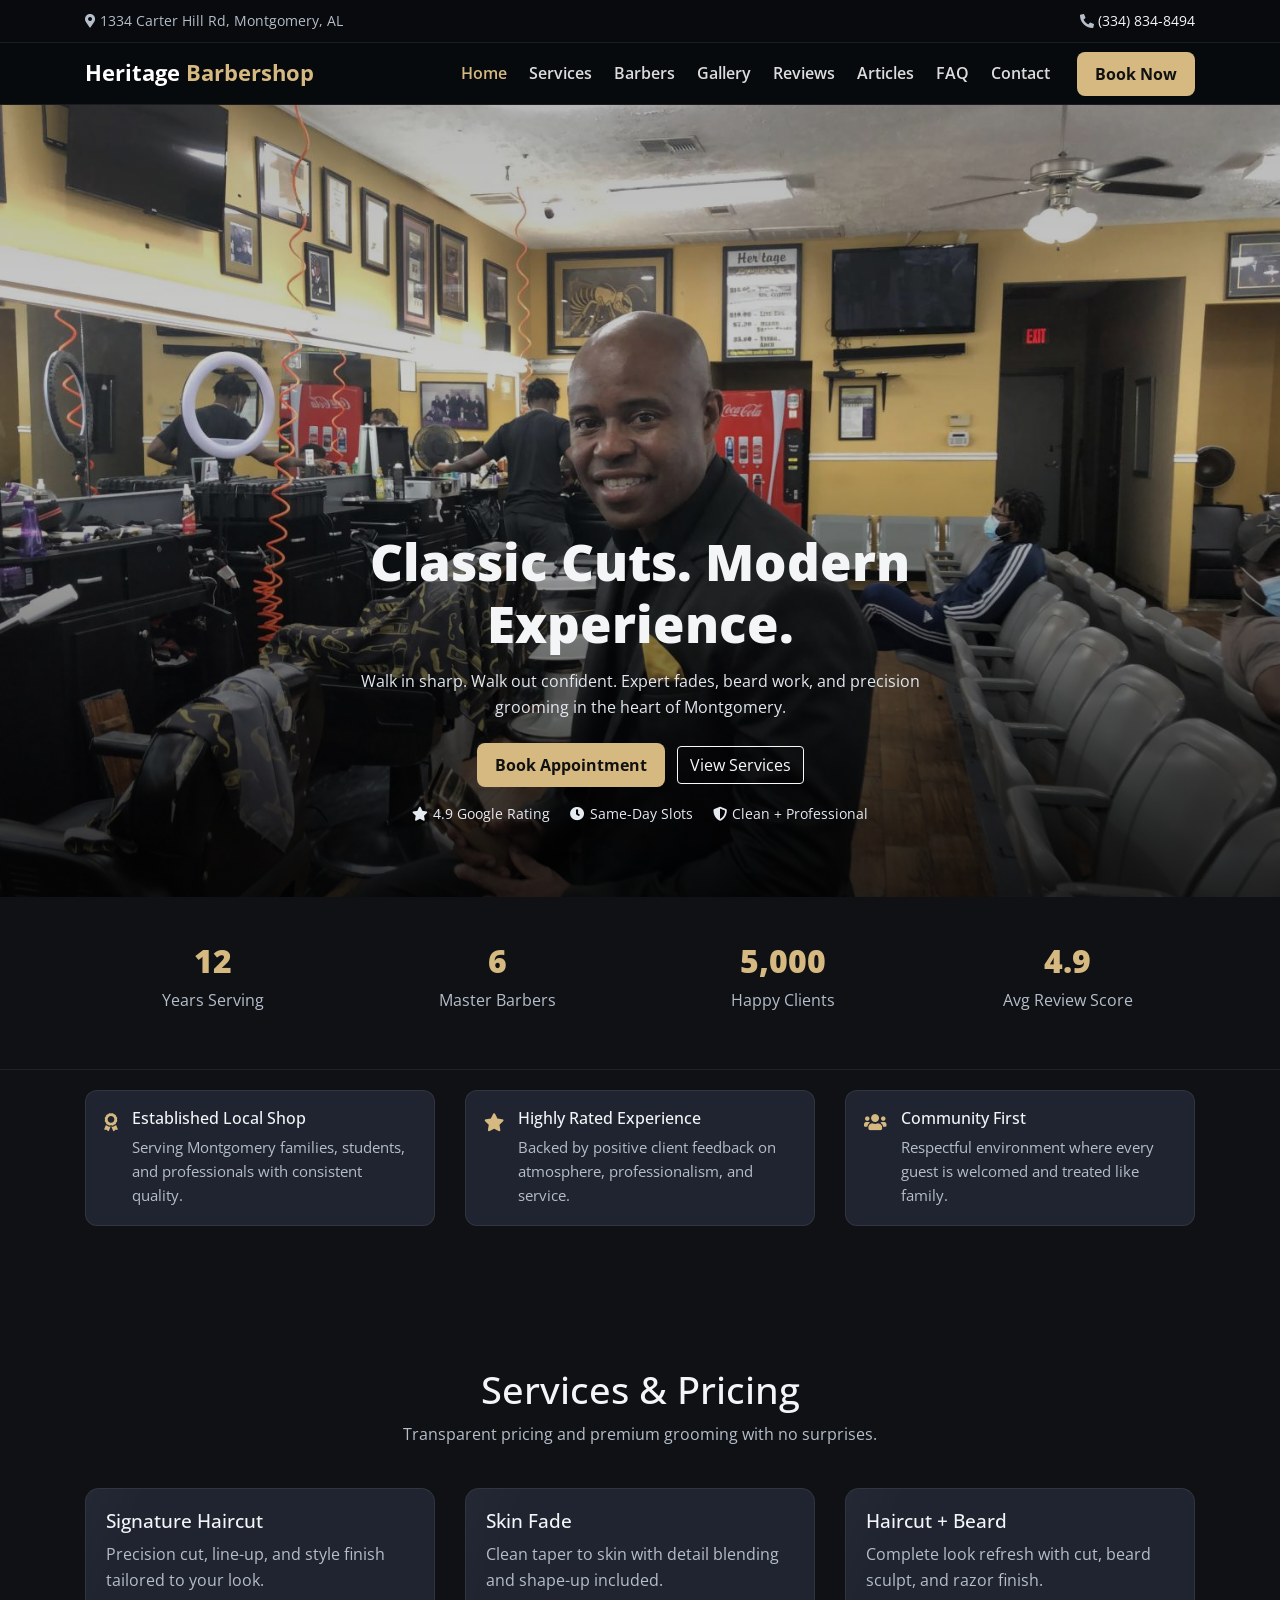
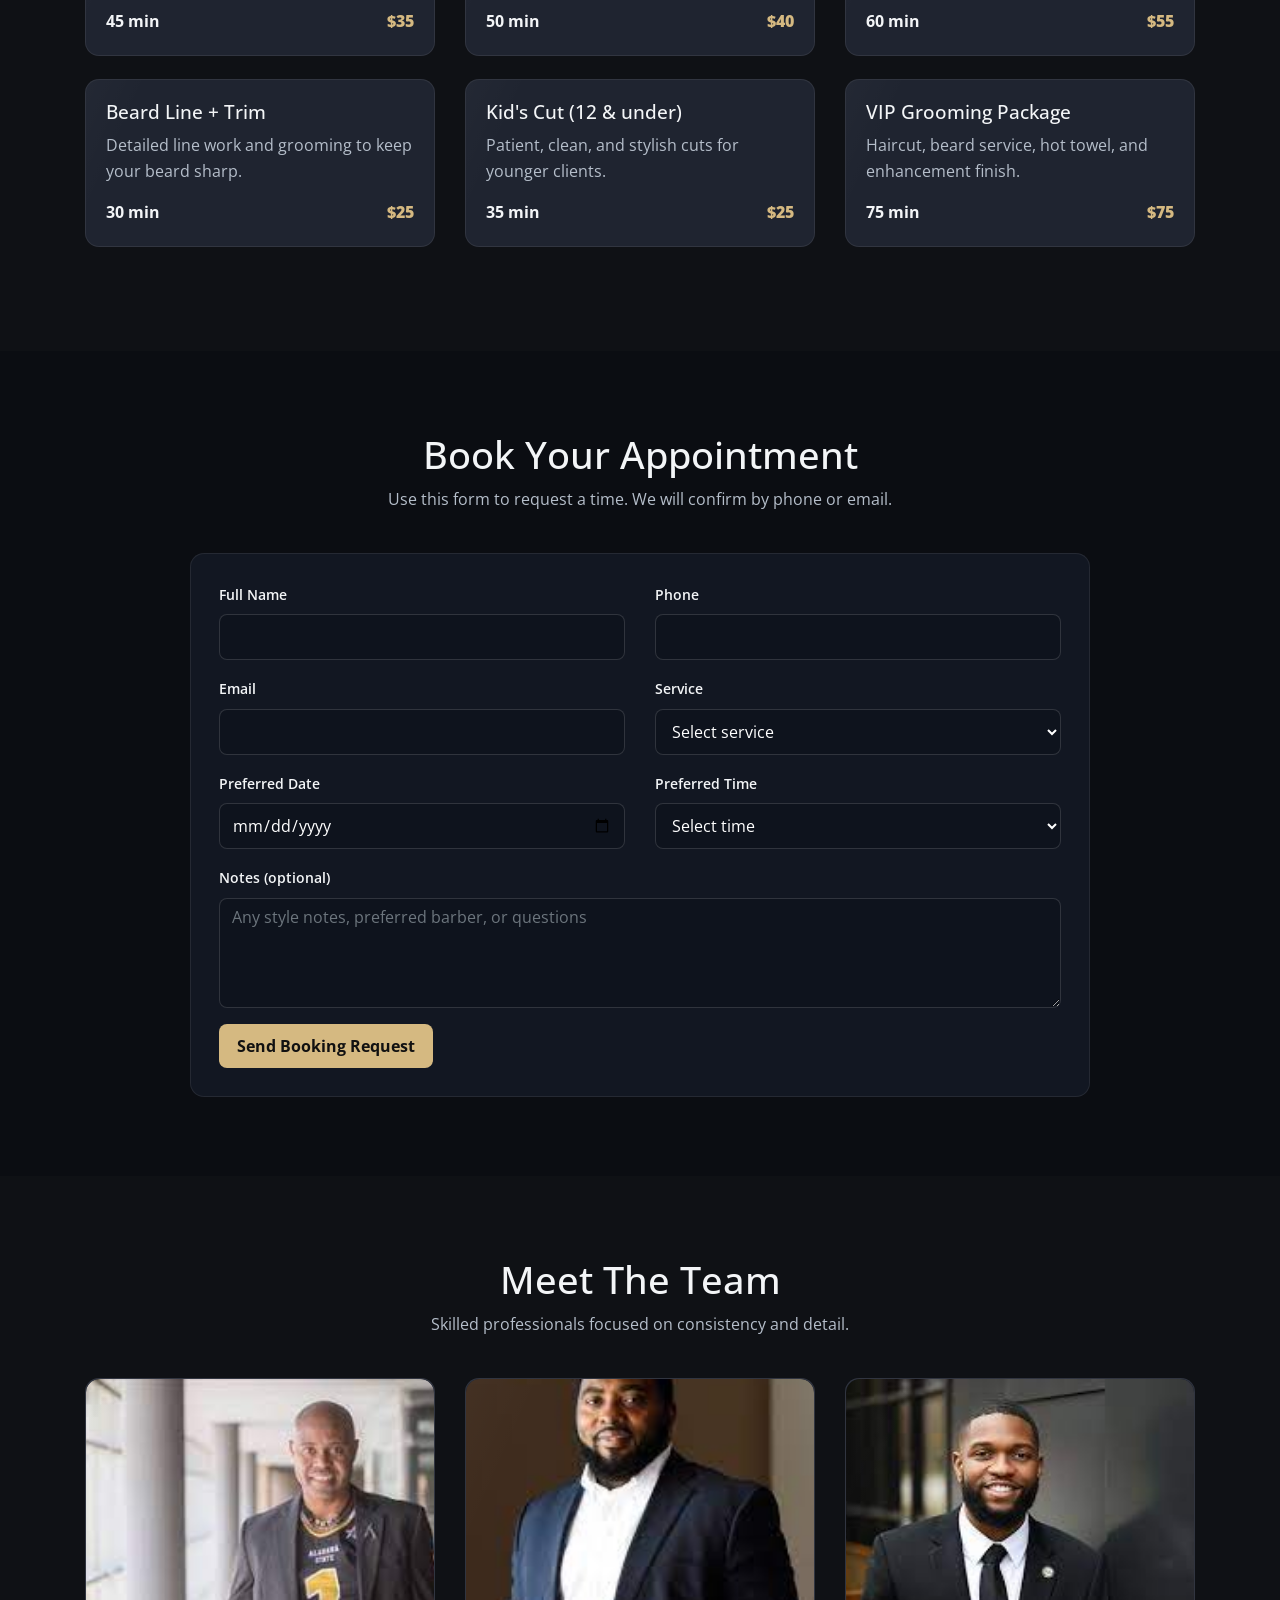
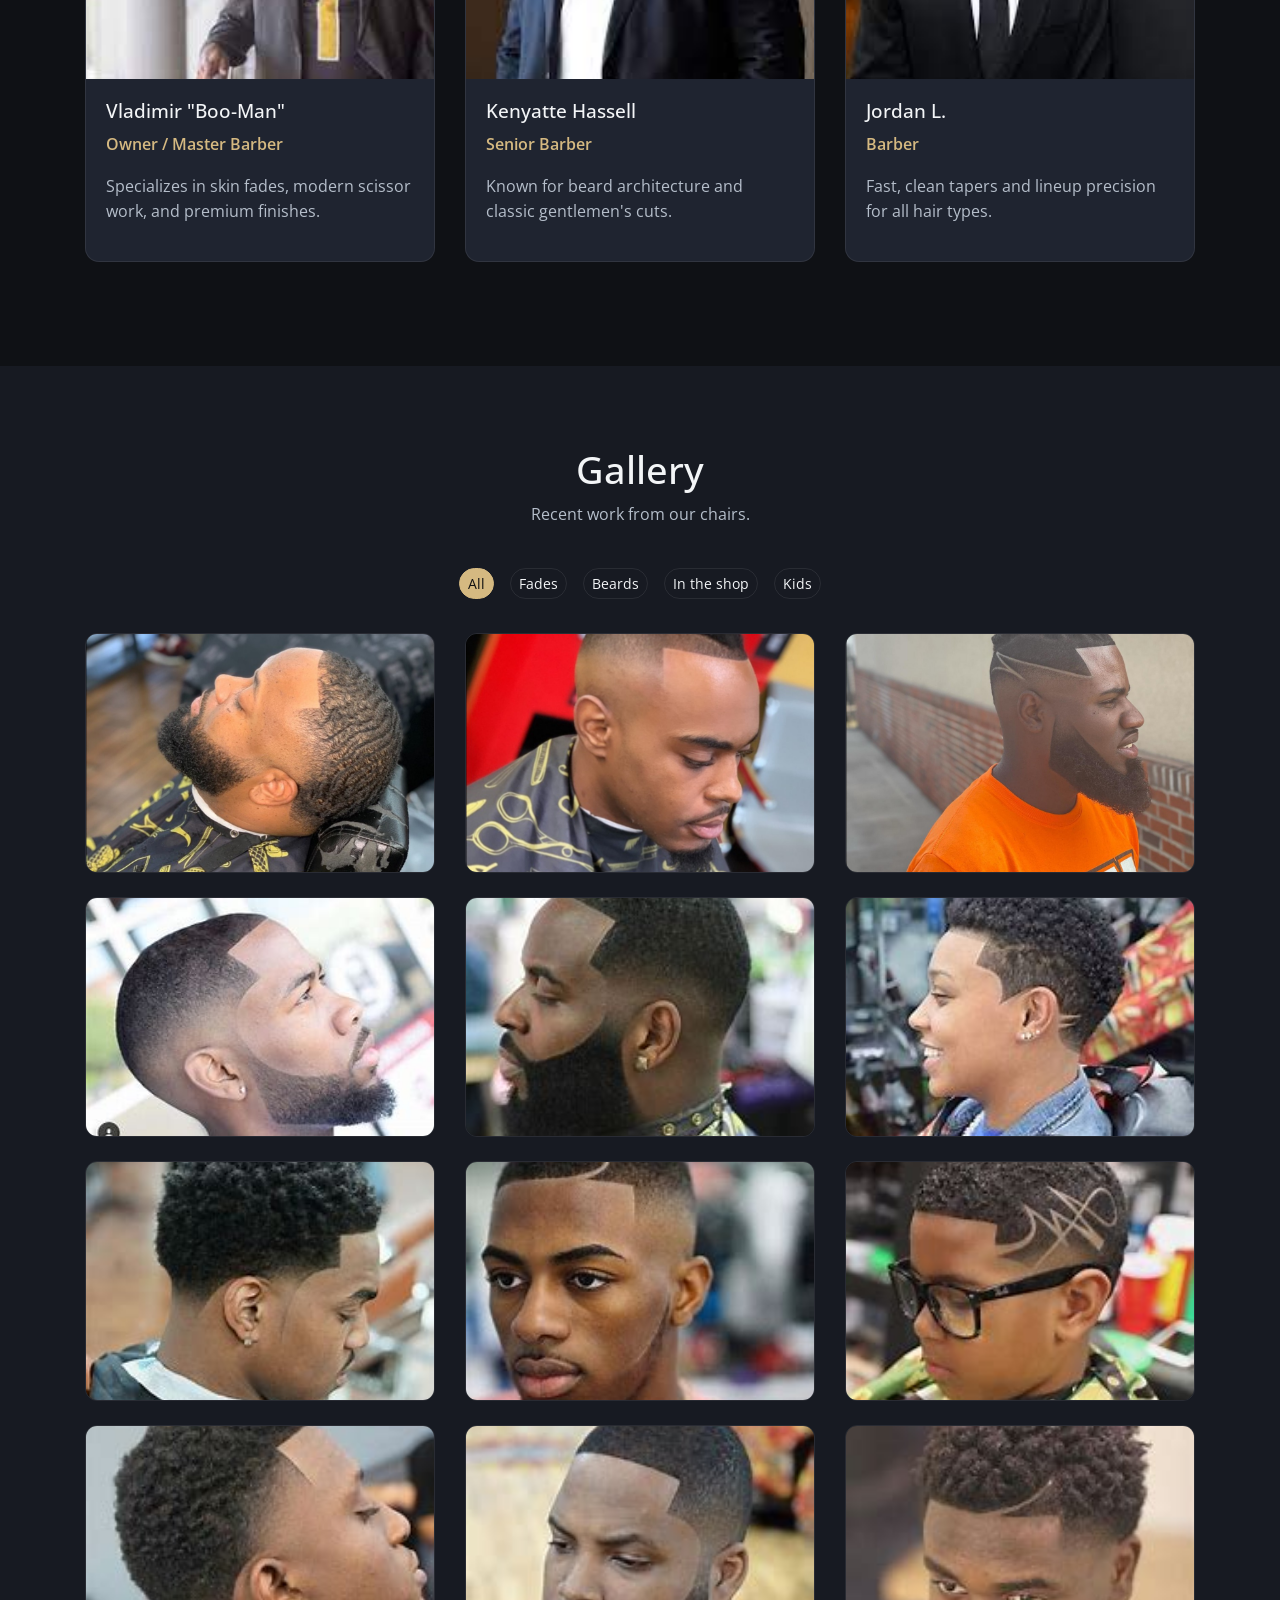
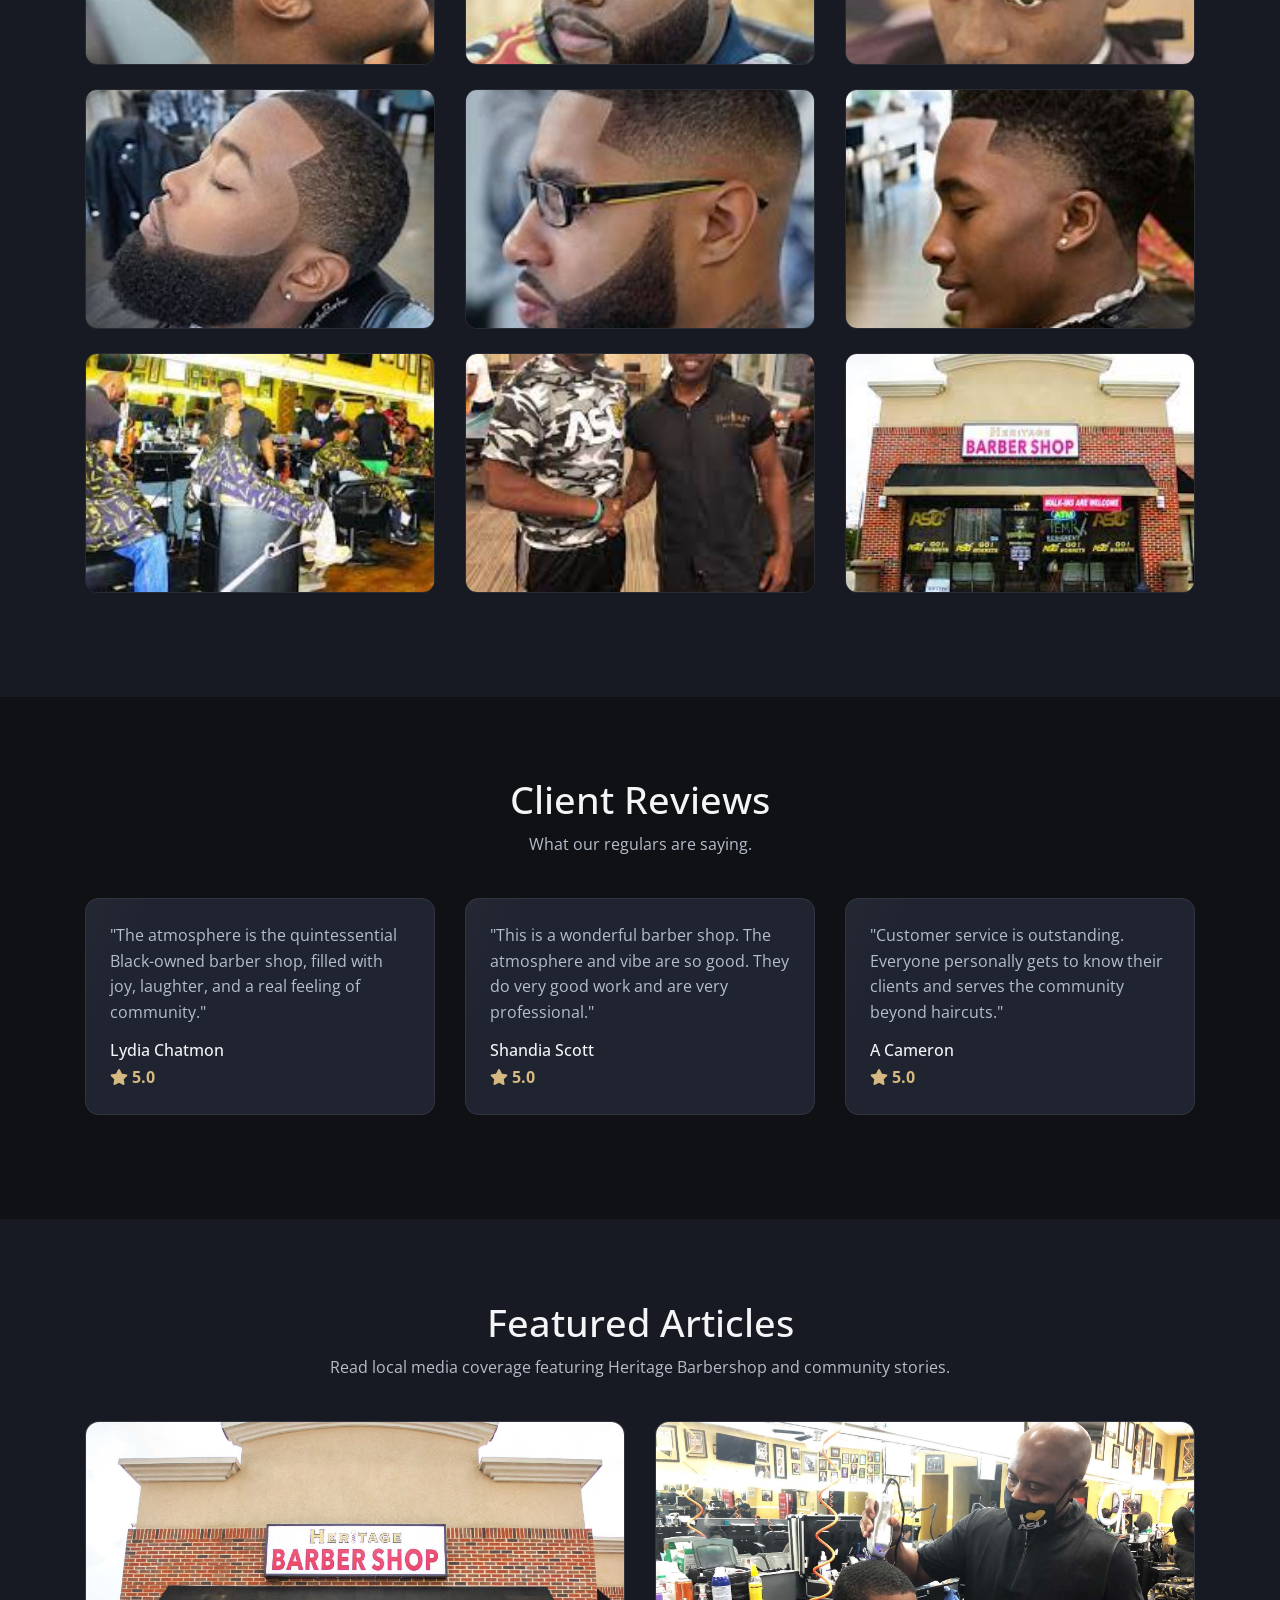
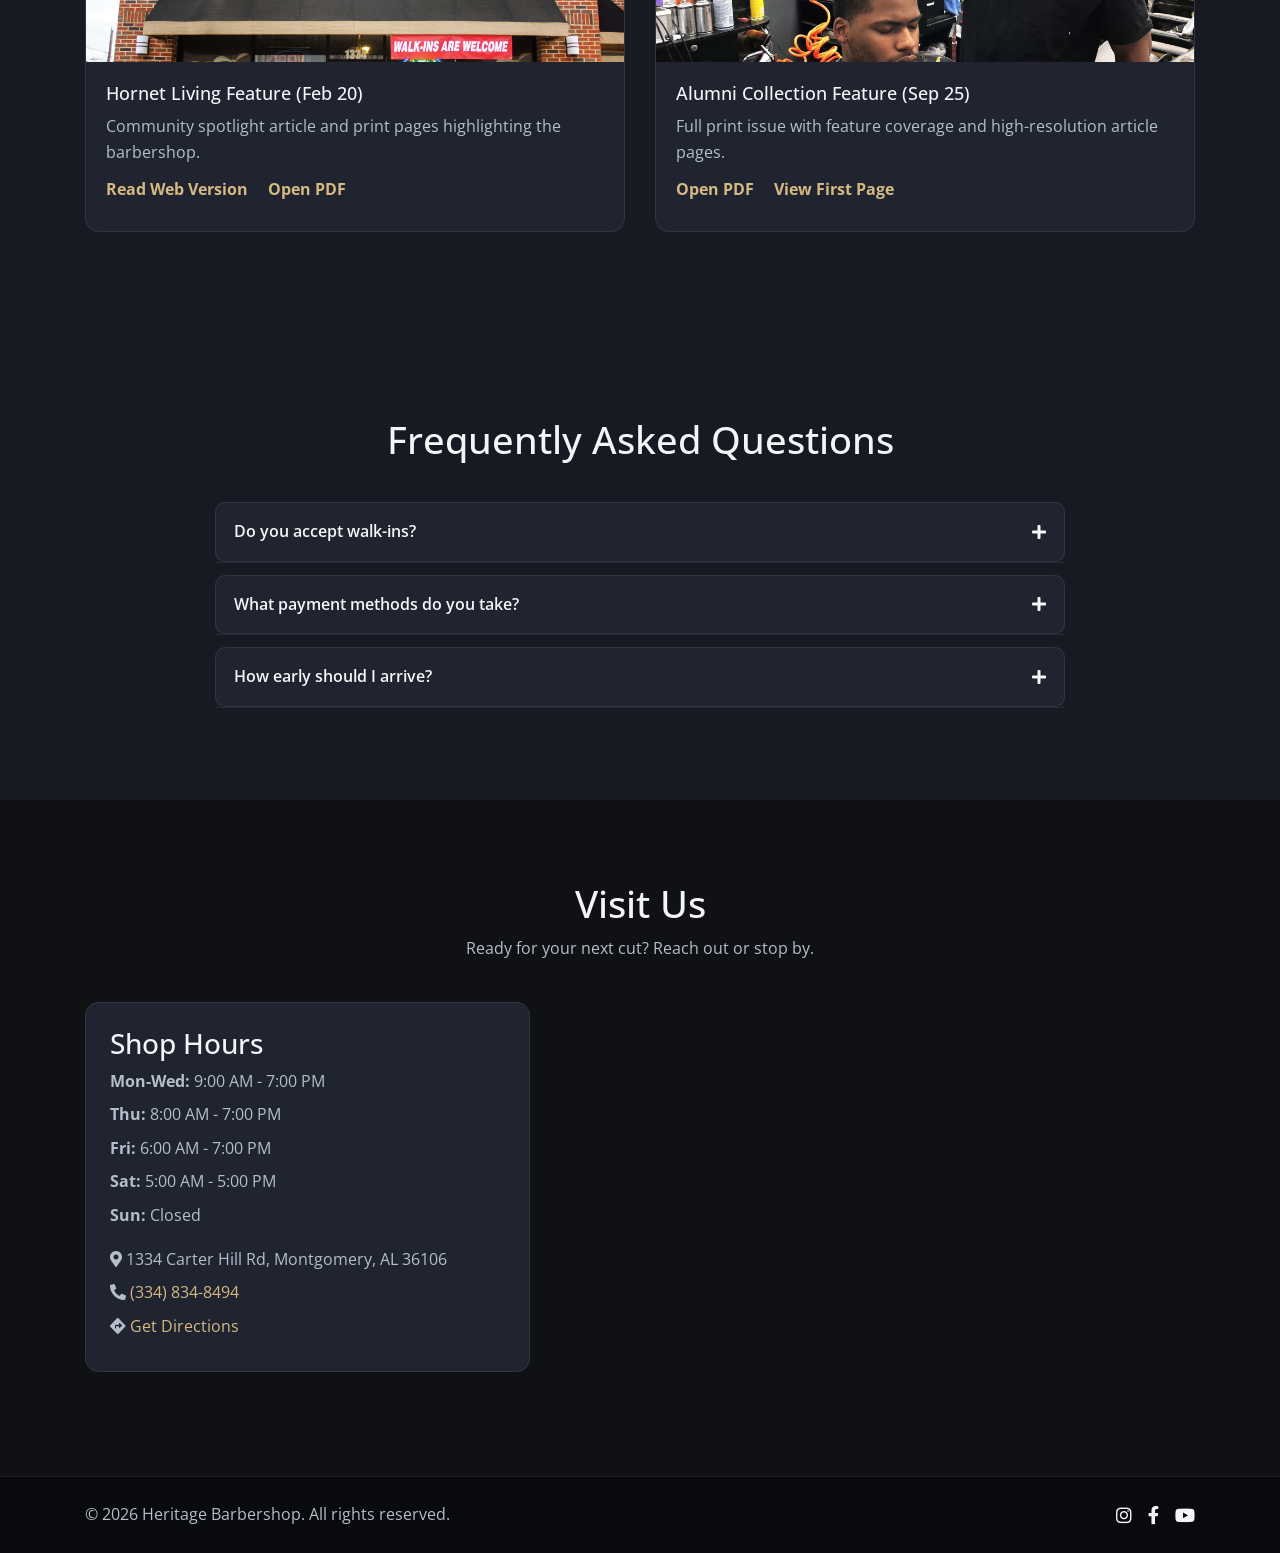
<file: index.html>
<!DOCTYPE html>
<html lang="en">
<head>
    <meta charset="utf-8">
    <meta name="viewport" content="width=device-width, initial-scale=1.0">
    <title>Heritage Barbershop | Premium Cuts in Montgomery</title>
    <meta name="description" content="Heritage Barbershop in Montgomery, AL. Premium cuts, beard grooming, kid cuts, and online booking with trusted local barbers.">
    <meta name="keywords" content="barbershop montgomery al, haircuts, skin fade, beard trim, kids haircut, grooming">
    <meta name="author" content="Heritage Barbershop">
    <meta property="og:title" content="Heritage Barbershop | Premium Cuts in Montgomery">
    <meta property="og:description" content="Book your next cut with Heritage Barbershop. Clean fades, beard grooming, and a professional grooming experience.">
    <meta property="og:type" content="website">
    <meta property="og:url" content="https://hbbarbershopmgm.netlify.app/">
    <meta property="og:image" content="https://hbbarbershopmgm.netlify.app/HBShop%20img/Booman%20Homepage%20background.jpg">
    <meta name="twitter:card" content="summary_large_image">
    <link rel="canonical" href="https://hbbarbershopmgm.netlify.app/">
    <link href="https://fonts.googleapis.com/css2?family=Open+Sans:wght@400;600;700;800&display=swap" rel="stylesheet">
    <link href="https://stackpath.bootstrapcdn.com/bootstrap/4.4.1/css/bootstrap.min.css" rel="stylesheet">
    <link href="https://cdnjs.cloudflare.com/ajax/libs/font-awesome/5.10.0/css/all.min.css" rel="stylesheet">
    <link href="css/style.css" rel="stylesheet">
</head>
<body>
    <header class="site-header">
        <div class="top-strip">
            <div class="container d-flex flex-wrap justify-content-between align-items-center">
                <p class="mb-0"><i class="fa fa-map-marker-alt"></i> 1334 Carter Hill Rd, Montgomery, AL</p>
                <p class="mb-0"><i class="fa fa-phone-alt"></i> <a href="tel:+13348348494">(334) 834-8494</a></p>
            </div>
        </div>
        <nav class="navbar navbar-expand-lg navbar-dark main-nav">
            <div class="container">
                <a class="navbar-brand" href="#home">Heritage <span>Barbershop</span></a>
                <button class="navbar-toggler" type="button" data-toggle="collapse" data-target="#mainNav" aria-controls="mainNav" aria-expanded="false" aria-label="Toggle navigation">
                    <span class="navbar-toggler-icon"></span>
                </button>
                <div class="collapse navbar-collapse" id="mainNav">
                    <ul class="navbar-nav ml-auto">
                        <li class="nav-item"><a class="nav-link active" href="#home">Home</a></li>
                        <li class="nav-item"><a class="nav-link" href="#services">Services</a></li>
                        <li class="nav-item"><a class="nav-link" href="#barbers">Barbers</a></li>
                        <li class="nav-item"><a class="nav-link" href="#gallery">Gallery</a></li>
                        <li class="nav-item"><a class="nav-link" href="#reviews">Reviews</a></li>
                        <li class="nav-item"><a class="nav-link" href="#articles">Articles</a></li>
                        <li class="nav-item"><a class="nav-link" href="#faq">FAQ</a></li>
                        <li class="nav-item"><a class="nav-link" href="#contact">Contact</a></li>
                    </ul>
                    <a href="#booking" class="btn btn-gold ml-lg-3">Book Now</a>
                </div>
            </div>
        </nav>
    </header>

    <main>
        <section class="hero" id="home">
            <div class="hero-overlay"></div>
            <div class="container hero-content">
                <h1>Classic Cuts. Modern Experience.</h1>
                <p>Walk in sharp. Walk out confident. Expert fades, beard work, and precision grooming in the heart of Montgomery.</p>
                <div class="hero-actions">
                    <a class="btn btn-gold" href="#booking">Book Appointment</a>
                    <a class="btn btn-outline-light" href="#services">View Services</a>
                </div>
                <div class="hero-badges">
                    <span><i class="fa fa-star"></i> 4.9 Google Rating</span>
                    <span><i class="fa fa-clock"></i> Same-Day Slots</span>
                    <span><i class="fa fa-shield-alt"></i> Clean + Professional</span>
                </div>
            </div>
        </section>

        <section class="section stats">
            <div class="container">
                <div class="row text-center">
                    <div class="col-6 col-md-3 stat-item">
                        <h3 data-count="12">0</h3>
                        <p>Years Serving</p>
                    </div>
                    <div class="col-6 col-md-3 stat-item">
                        <h3 data-count="6">0</h3>
                        <p>Master Barbers</p>
                    </div>
                    <div class="col-6 col-md-3 stat-item">
                        <h3 data-count="5000">0</h3>
                        <p>Happy Clients</p>
                    </div>
                    <div class="col-6 col-md-3 stat-item">
                        <h3 data-count="4.9">0</h3>
                        <p>Avg Review Score</p>
                    </div>
                </div>
            </div>
        </section>

        <section class="section trust-strip">
            <div class="container">
                <div class="row">
                    <div class="col-md-4 mb-3 mb-md-0">
                        <div class="trust-item">
                            <i class="fa fa-award"></i>
                            <div>
                                <h3>Established Local Shop</h3>
                                <p>Serving Montgomery families, students, and professionals with consistent quality.</p>
                            </div>
                        </div>
                    </div>
                    <div class="col-md-4 mb-3 mb-md-0">
                        <div class="trust-item">
                            <i class="fa fa-star"></i>
                            <div>
                                <h3>Highly Rated Experience</h3>
                                <p>Backed by positive client feedback on atmosphere, professionalism, and service.</p>
                            </div>
                        </div>
                    </div>
                    <div class="col-md-4">
                        <div class="trust-item">
                            <i class="fa fa-users"></i>
                            <div>
                                <h3>Community First</h3>
                                <p>Respectful environment where every guest is welcomed and treated like family.</p>
                            </div>
                        </div>
                    </div>
                </div>
            </div>
        </section>

        <section class="section" id="services">
            <div class="container">
                <div class="section-heading">
                    <h2>Services & Pricing</h2>
                    <p>Transparent pricing and premium grooming with no surprises.</p>
                </div>
                <div class="row">
                    <div class="col-md-6 col-lg-4 mb-4">
                        <article class="card service-card">
                            <div class="card-body">
                                <h3>Signature Haircut</h3>
                                <p>Precision cut, line-up, and style finish tailored to your look.</p>
                                <div class="service-meta"><span>45 min</span><strong>$35</strong></div>
                            </div>
                        </article>
                    </div>
                    <div class="col-md-6 col-lg-4 mb-4">
                        <article class="card service-card">
                            <div class="card-body">
                                <h3>Skin Fade</h3>
                                <p>Clean taper to skin with detail blending and shape-up included.</p>
                                <div class="service-meta"><span>50 min</span><strong>$40</strong></div>
                            </div>
                        </article>
                    </div>
                    <div class="col-md-6 col-lg-4 mb-4">
                        <article class="card service-card">
                            <div class="card-body">
                                <h3>Haircut + Beard</h3>
                                <p>Complete look refresh with cut, beard sculpt, and razor finish.</p>
                                <div class="service-meta"><span>60 min</span><strong>$55</strong></div>
                            </div>
                        </article>
                    </div>
                    <div class="col-md-6 col-lg-4 mb-4">
                        <article class="card service-card">
                            <div class="card-body">
                                <h3>Beard Line + Trim</h3>
                                <p>Detailed line work and grooming to keep your beard sharp.</p>
                                <div class="service-meta"><span>30 min</span><strong>$25</strong></div>
                            </div>
                        </article>
                    </div>
                    <div class="col-md-6 col-lg-4 mb-4">
                        <article class="card service-card">
                            <div class="card-body">
                                <h3>Kid's Cut (12 & under)</h3>
                                <p>Patient, clean, and stylish cuts for younger clients.</p>
                                <div class="service-meta"><span>35 min</span><strong>$25</strong></div>
                            </div>
                        </article>
                    </div>
                    <div class="col-md-6 col-lg-4 mb-4">
                        <article class="card service-card">
                            <div class="card-body">
                                <h3>VIP Grooming Package</h3>
                                <p>Haircut, beard service, hot towel, and enhancement finish.</p>
                                <div class="service-meta"><span>75 min</span><strong>$75</strong></div>
                            </div>
                        </article>
                    </div>
                </div>
            </div>
        </section>

        <section class="section section-dark" id="booking">
            <div class="container">
                <div class="section-heading">
                    <h2>Book Your Appointment</h2>
                    <p>Use this form to request a time. We will confirm by phone or email.</p>
                </div>
                <form class="booking-form" name="appointment" method="POST" action="/thank-you.html" data-netlify="true" netlify-honeypot="bot-field">
                    <input type="hidden" name="form-name" value="appointment">
                    <p class="d-none">
                        <label>Don't fill this out: <input name="bot-field"></label>
                    </p>
                    <div class="row">
                        <div class="col-md-6 form-group">
                            <label for="fullName">Full Name</label>
                            <input id="fullName" name="fullName" type="text" class="form-control" required>
                        </div>
                        <div class="col-md-6 form-group">
                            <label for="phone">Phone</label>
                            <input id="phone" name="phone" type="tel" class="form-control" required>
                        </div>
                        <div class="col-md-6 form-group">
                            <label for="email">Email</label>
                            <input id="email" name="email" type="email" class="form-control" required>
                        </div>
                        <div class="col-md-6 form-group">
                            <label for="service">Service</label>
                            <select id="service" name="service" class="form-control" required>
                                <option value="">Select service</option>
                                <option>Signature Haircut</option>
                                <option>Skin Fade</option>
                                <option>Haircut + Beard</option>
                                <option>Beard Line + Trim</option>
                                <option>Kid's Cut</option>
                                <option>VIP Grooming Package</option>
                            </select>
                        </div>
                        <div class="col-md-6 form-group">
                            <label for="date">Preferred Date</label>
                            <input id="date" name="date" type="date" class="form-control" required>
                        </div>
                        <div class="col-md-6 form-group">
                            <label for="time">Preferred Time</label>
                            <select id="time" name="time" class="form-control" required>
                                <option value="">Select time</option>
                            </select>
                        </div>
                        <div class="col-12 form-group">
                            <label for="notes">Notes (optional)</label>
                            <textarea id="notes" name="notes" rows="4" class="form-control" placeholder="Any style notes, preferred barber, or questions"></textarea>
                        </div>
                    </div>
                    <button class="btn btn-gold" type="submit">Send Booking Request</button>
                </form>
            </div>
        </section>

        <section class="section" id="barbers">
            <div class="container">
                <div class="section-heading">
                    <h2>Meet The Team</h2>
                    <p>Skilled professionals focused on consistency and detail.</p>
                </div>
                <div class="row">
                    <div class="col-md-4 mb-4">
                        <article class="card barber-card">
                            <img src="booman-owner.png" class="card-img-top" alt="Owner master barber Vladimir Boo-Man" loading="lazy" decoding="async">
                            <div class="card-body">
                                <h3>Vladimir "Boo-Man"</h3>
                                <p class="muted">Owner / Master Barber</p>
                                <p>Specializes in skin fades, modern scissor work, and premium finishes.</p>
                            </div>
                        </article>
                    </div>
                    <div class="col-md-4 mb-4">
                        <article class="card barber-card">
                            <img src="kenyatte-senior.png" class="card-img-top barber-img-kenyatte" alt="Senior barber Kenyatte Hassell" loading="lazy" decoding="async">
                            <div class="card-body">
                                <h3>Kenyatte Hassell</h3>
                                <p class="muted">Senior Barber</p>
                                <p>Known for beard architecture and classic gentlemen's cuts.</p>
                            </div>
                        </article>
                    </div>
                    <div class="col-md-4 mb-4">
                        <article class="card barber-card">
                            <img src="additional-barber.png" class="card-img-top" alt="Additional barber profile" loading="lazy" decoding="async">
                            <div class="card-body">
                                <h3>Jordan L.</h3>
                                <p class="muted">Barber</p>
                                <p>Fast, clean tapers and lineup precision for all hair types.</p>
                            </div>
                        </article>
                    </div>
                </div>
            </div>
        </section>

        <section class="section section-alt" id="gallery">
            <div class="container">
                <div class="section-heading">
                    <h2>Gallery</h2>
                    <p>Recent work from our chairs.</p>
                </div>
                <div class="filter-buttons text-center mb-4">
                    <button class="btn btn-sm btn-filter active" data-filter="all">All</button>
                    <button class="btn btn-sm btn-filter" data-filter="fade">Fades</button>
                    <button class="btn btn-sm btn-filter" data-filter="beard">Beards</button>
                    <button class="btn btn-sm btn-filter" data-filter="shop">In the shop</button>
                    <button class="btn btn-sm btn-filter" data-filter="kids">Kids</button>
                </div>
                <div class="row gallery-grid">
                    <div class="col-6 col-md-4 mb-4 gallery-item" data-category="fade"><img src="gallery-ig1.png" alt="Fade cut style" loading="lazy" decoding="async"></div>
                    <div class="col-6 col-md-4 mb-4 gallery-item" data-category="fade"><img src="gallery-ig2.png" alt="Sharp line-up fade" loading="lazy" decoding="async"></div>
                    <div class="col-6 col-md-4 mb-4 gallery-item" data-category="beard"><img src="gallery-ig3.png" alt="Beard and design cut" loading="lazy" decoding="async"></div>
                    <div class="col-6 col-md-4 mb-4 gallery-item" data-category="fade"><img src="gallery-price1.png" alt="Low fade cut" loading="lazy" decoding="async"></div>
                    <div class="col-6 col-md-4 mb-4 gallery-item" data-category="fade"><img src="gallery-price2.png" alt="Temple fade style" loading="lazy" decoding="async"></div>
                    <div class="col-6 col-md-4 mb-4 gallery-item" data-category="fade"><img src="gallery-price3.png" alt="Clean fade lineup" loading="lazy" decoding="async"></div>
                    <div class="col-6 col-md-4 mb-4 gallery-item" data-category="beard"><img src="gallery-price4.png" alt="Beard with design cut" loading="lazy" decoding="async"></div>
                    <div class="col-6 col-md-4 mb-4 gallery-item" data-category="beard"><img src="gallery-price5.png" alt="Beard fade and shape" loading="lazy" decoding="async"></div>
                    <div class="col-6 col-md-4 mb-4 gallery-item" data-category="fade"><img src="gallery-price6.png" alt="Drop fade style" loading="lazy" decoding="async"></div>
                    <div class="col-6 col-md-4 mb-4 gallery-item" data-category="fade"><img src="gallery-price7.png" alt="Modern fade haircut" loading="lazy" decoding="async"></div>
                    <div class="col-6 col-md-4 mb-4 gallery-item" data-category="fade"><img src="gallery-price8.png" alt="Precision blend fade" loading="lazy" decoding="async"></div>
                    <div class="col-6 col-md-4 mb-4 gallery-item" data-category="fade"><img src="gallery-price9.png" alt="Classic taper fade" loading="lazy" decoding="async"></div>
                    <div class="col-6 col-md-4 mb-4 gallery-item" data-category="beard"><img src="gallery-price10.png" alt="Texture top and beard" loading="lazy" decoding="async"></div>
                    <div class="col-6 col-md-4 mb-4 gallery-item" data-category="beard"><img src="gallery-price11.png" alt="Beard detail trim" loading="lazy" decoding="async"></div>
                    <div class="col-6 col-md-4 mb-4 gallery-item" data-category="fade"><img src="gallery-price12.png" alt="Sharp fade finish" loading="lazy" decoding="async"></div>
                    <div class="col-6 col-md-4 mb-4 gallery-item" data-category="shop"><img src="HBShop%20img/blog4.jpg" alt="Inside Heritage Barbershop" loading="lazy" decoding="async"></div>
                    <div class="col-6 col-md-4 mb-4 gallery-item" data-category="shop"><img src="HBShop%20img/HBBooman.jpg" alt="Barber at work in the shop" loading="lazy" decoding="async"></div>
                    <div class="col-6 col-md-4 mb-4 gallery-item" data-category="shop"><img src="HBShop%20img/HBShopfront.jpg" alt="Heritage Barbershop storefront" loading="lazy" decoding="async"></div>
                </div>
            </div>
        </section>

        <section class="section" id="reviews">
            <div class="container">
                <div class="section-heading">
                    <h2>Client Reviews</h2>
                    <p>What our regulars are saying.</p>
                </div>
                <div class="row">
                    <div class="col-md-4 mb-4">
                        <article class="review-card">
                            <p>"The atmosphere is the quintessential Black-owned barber shop, filled with joy, laughter, and a real feeling of community."</p>
                            <h4>Lydia Chatmon</h4>
                            <span><i class="fa fa-star"></i> 5.0</span>
                        </article>
                    </div>
                    <div class="col-md-4 mb-4">
                        <article class="review-card">
                            <p>"This is a wonderful barber shop. The atmosphere and vibe are so good. They do very good work and are very professional."</p>
                            <h4>Shandia Scott</h4>
                            <span><i class="fa fa-star"></i> 5.0</span>
                        </article>
                    </div>
                    <div class="col-md-4 mb-4">
                        <article class="review-card">
                            <p>"Customer service is outstanding. Everyone personally gets to know their clients and serves the community beyond haircuts."</p>
                            <h4>A Cameron</h4>
                            <span><i class="fa fa-star"></i> 5.0</span>
                        </article>
                    </div>
                </div>
            </div>
        </section>

        <section class="section section-alt" id="articles">
            <div class="container">
                <div class="section-heading">
                    <h2>Featured Articles</h2>
                    <p>Read local media coverage featuring Heritage Barbershop and community stories.</p>
                </div>
                <div class="row">
                    <div class="col-md-6 mb-4">
                        <article class="article-card">
                            <img src="HBShop%20img/Feb20Articles/HornetLivingCropped.jpg" alt="Hornet Living article feature" loading="lazy" decoding="async">
                            <div class="article-body">
                                <h3>Hornet Living Feature (Feb 20)</h3>
                                <p>Community spotlight article and print pages highlighting the barbershop.</p>
                                <div class="article-links">
                                    <a href="HBShop%20img/Feb20Articles/Feb.%2020,%20PAGES%2011-12.html" target="_blank" rel="noopener noreferrer">Read Web Version</a>
                                    <a href="HBShop%20img/Feb20Articles/Feb.%2020,%20PAGES%2011-12.pdf" target="_blank" rel="noopener noreferrer">Open PDF</a>
                                </div>
                            </div>
                        </article>
                    </div>
                    <div class="col-md-6 mb-4">
                        <article class="article-card">
                            <img src="HBShop%20img/Sep25Articles/AlumniCollectionCropped.jpg" alt="Alumni collection article feature" loading="lazy" decoding="async">
                            <div class="article-body">
                                <h3>Alumni Collection Feature (Sep 25)</h3>
                                <p>Full print issue with feature coverage and high-resolution article pages.</p>
                                <div class="article-links">
                                    <a href="HBShop%20img/Sep25Articles/September%2025.pdf" target="_blank" rel="noopener noreferrer">Open PDF</a>
                                    <a href="HBShop%20img/Sep25Articles/September%2025_Page_01.jpg" target="_blank" rel="noopener noreferrer">View First Page</a>
                                </div>
                            </div>
                        </article>
                    </div>
                </div>
            </div>
        </section>

        <section class="section section-alt" id="faq">
            <div class="container">
                <div class="section-heading">
                    <h2>Frequently Asked Questions</h2>
                </div>
                <div class="faq-list">
                    <button class="faq-item" type="button">
                        <span>Do you accept walk-ins?</span><i class="fa fa-plus"></i>
                    </button>
                    <div class="faq-answer"><p>Yes, walk-ins are welcome based on availability. Booking is recommended on weekends.</p></div>
                    <button class="faq-item" type="button">
                        <span>What payment methods do you take?</span><i class="fa fa-plus"></i>
                    </button>
                    <div class="faq-answer"><p>We accept cash, major cards, Apple Pay, and Cash App.</p></div>
                    <button class="faq-item" type="button">
                        <span>How early should I arrive?</span><i class="fa fa-plus"></i>
                    </button>
                    <div class="faq-answer"><p>Please arrive 5-10 minutes early so your service starts on time.</p></div>
                </div>
            </div>
        </section>

        <section class="section" id="contact">
            <div class="container">
                <div class="section-heading">
                    <h2>Visit Us</h2>
                    <p>Ready for your next cut? Reach out or stop by.</p>
                </div>
                <div class="row">
                    <div class="col-lg-5 mb-4">
                        <div class="contact-card">
                            <h3>Shop Hours</h3>
                            <ul>
                                <li><strong>Mon-Wed:</strong> 9:00 AM - 7:00 PM</li>
                                <li><strong>Thu:</strong> 8:00 AM - 7:00 PM</li>
                                <li><strong>Fri:</strong> 6:00 AM - 7:00 PM</li>
                                <li><strong>Sat:</strong> 5:00 AM - 5:00 PM</li>
                                <li><strong>Sun:</strong> Closed</li>
                            </ul>
                            <p><i class="fa fa-map-marker-alt"></i> 1334 Carter Hill Rd, Montgomery, AL 36106</p>
                            <p><i class="fa fa-phone-alt"></i> <a href="tel:+13348348494">(334) 834-8494</a></p>
                            <p><i class="fa fa-directions"></i> <a href="https://maps.google.com/?q=1334+Carter+Hill+Rd,+Montgomery,+AL+36106" target="_blank" rel="noopener noreferrer">Get Directions</a></p>
                        </div>
                    </div>
                    <div class="col-lg-7 mb-4">
                        <div class="map-wrap">
                            <iframe title="Heritage Barbershop map" loading="lazy" allowfullscreen src="https://www.google.com/maps?q=1334+Carter+Hill+Rd,+Montgomery,+AL+36106&output=embed"></iframe>
                        </div>
                    </div>
                </div>
            </div>
        </section>
    </main>

    <footer class="site-footer">
        <div class="container d-md-flex justify-content-between align-items-center">
            <p class="mb-2 mb-md-0">&copy; <span id="year"></span> Heritage Barbershop. All rights reserved.</p>
            <div class="footer-social">
                <a href="https://instagram.com" target="_blank" rel="noopener noreferrer" aria-label="Instagram"><i class="fab fa-instagram"></i></a>
                <a href="https://facebook.com" target="_blank" rel="noopener noreferrer" aria-label="Facebook"><i class="fab fa-facebook-f"></i></a>
                <a href="https://youtube.com" target="_blank" rel="noopener noreferrer" aria-label="YouTube"><i class="fab fa-youtube"></i></a>
            </div>
        </div>
    </footer>

    <button class="back-to-top" aria-label="Back to top"><i class="fa fa-chevron-up"></i></button>
    <a class="mobile-book-cta" href="#booking" aria-label="Book appointment now"><i class="fa fa-calendar-check"></i> Book Now</a>

    <script src="https://code.jquery.com/jquery-3.4.1.min.js"></script>
    <script src="https://stackpath.bootstrapcdn.com/bootstrap/4.4.1/js/bootstrap.bundle.min.js"></script>
    <script src="js/main.js"></script>
</body>
</html>
</file>
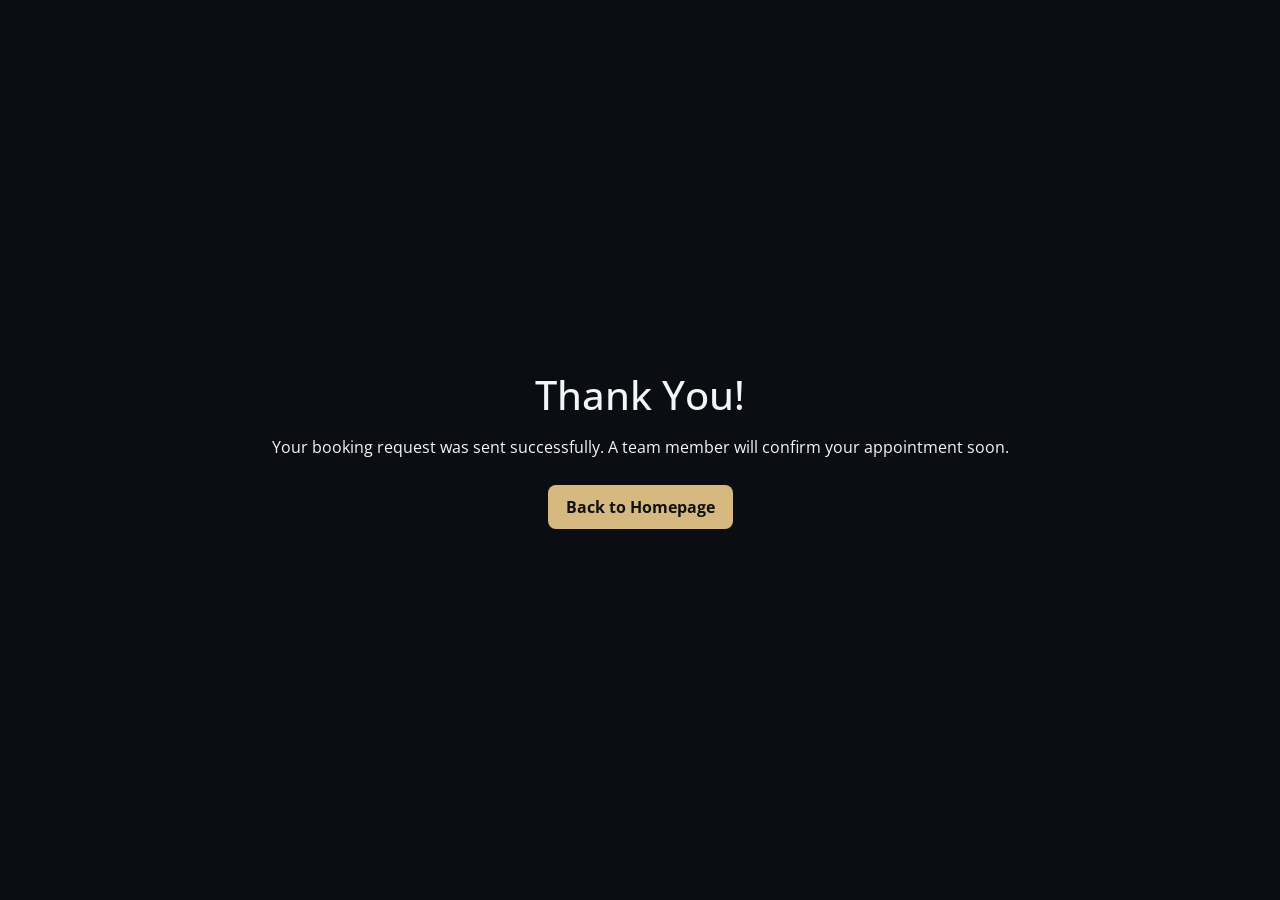
<file: thank-you.html>
<!DOCTYPE html>
<html lang="en">
<head>
    <meta charset="utf-8">
    <meta name="viewport" content="width=device-width, initial-scale=1.0">
    <title>Thank You | Heritage Barbershop</title>
    <meta name="description" content="Thanks for booking with Heritage Barbershop. Your appointment request has been received.">
    <link href="https://fonts.googleapis.com/css2?family=Open+Sans:wght@400;600;700;800&display=swap" rel="stylesheet">
    <link href="https://stackpath.bootstrapcdn.com/bootstrap/4.4.1/css/bootstrap.min.css" rel="stylesheet">
    <link href="css/style.css" rel="stylesheet">
</head>
<body>
    <main class="section section-dark" style="min-height: 100vh; display: flex; align-items: center;">
        <div class="container text-center">
            <h1>Thank You!</h1>
            <p class="mt-3 mb-4">Your booking request was sent successfully. A team member will confirm your appointment soon.</p>
            <a href="/" class="btn btn-gold">Back to Homepage</a>
        </div>
    </main>
</body>
</html>
</file>
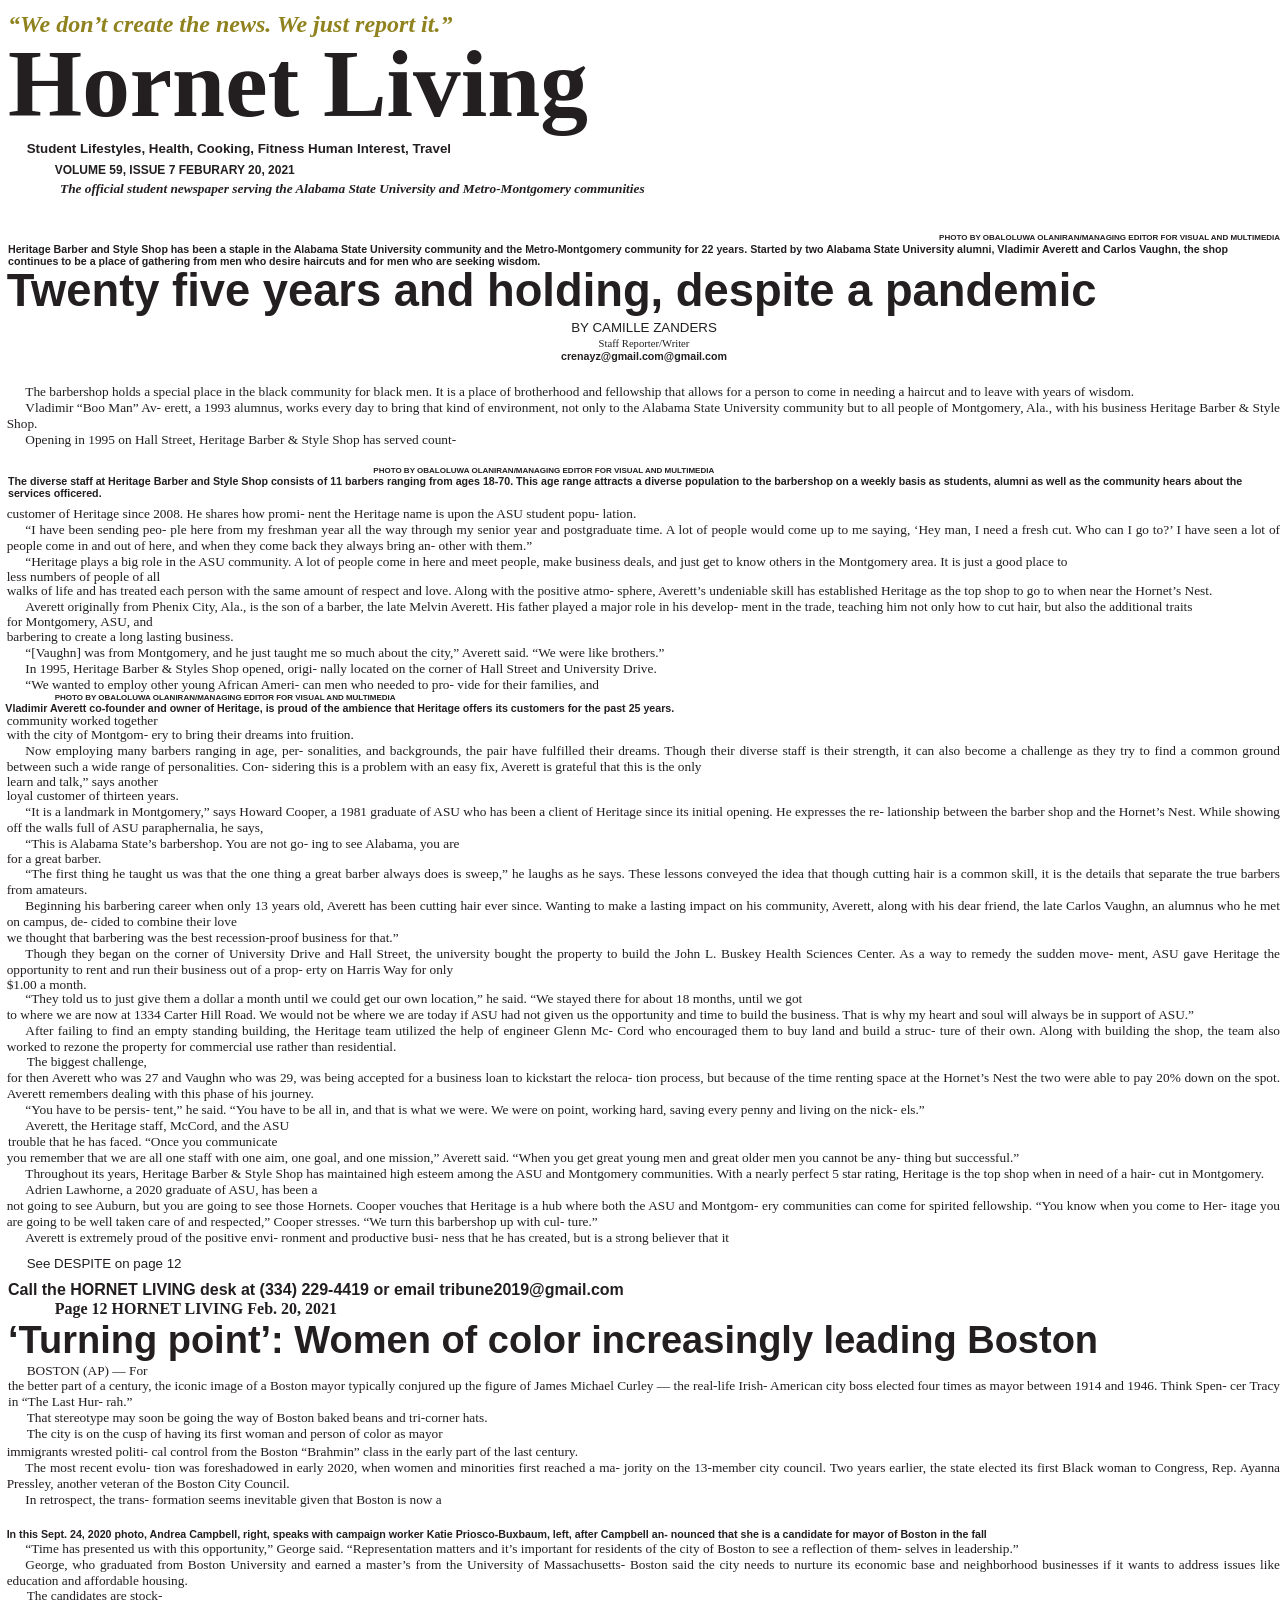
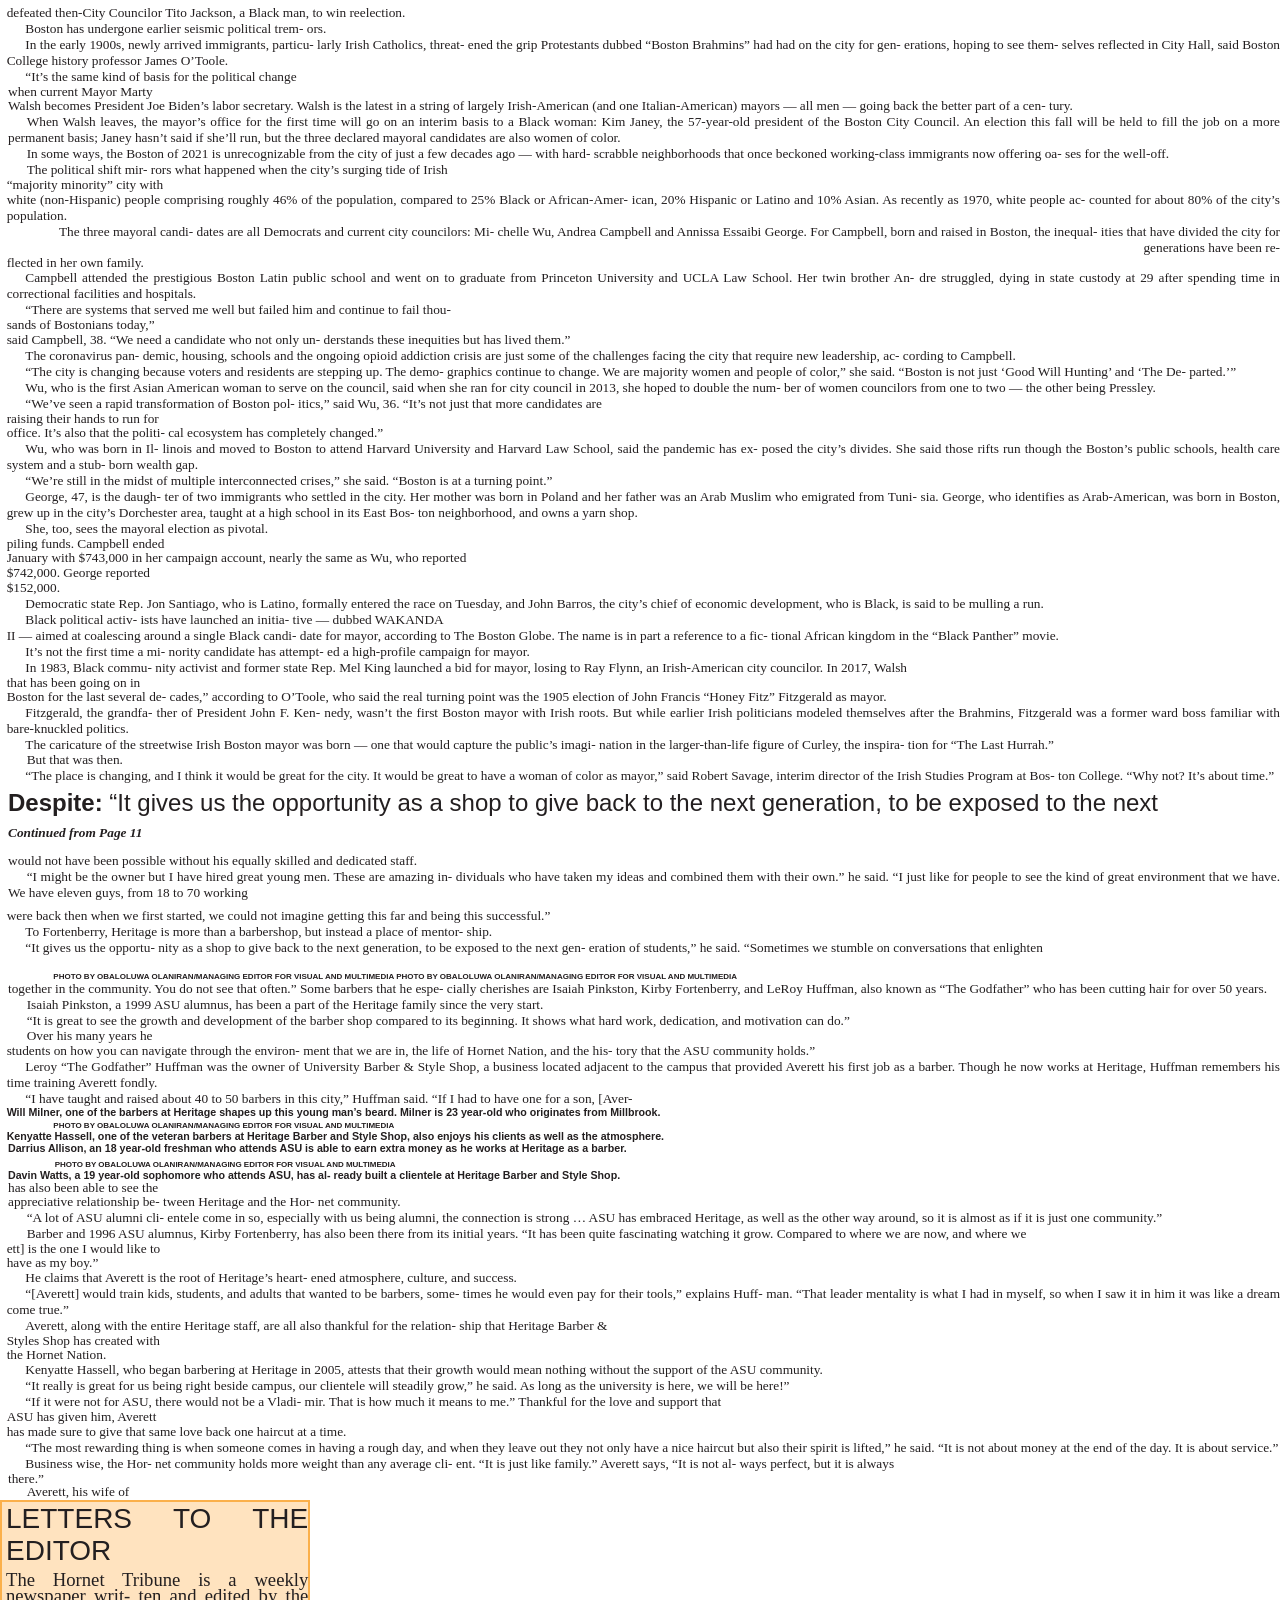
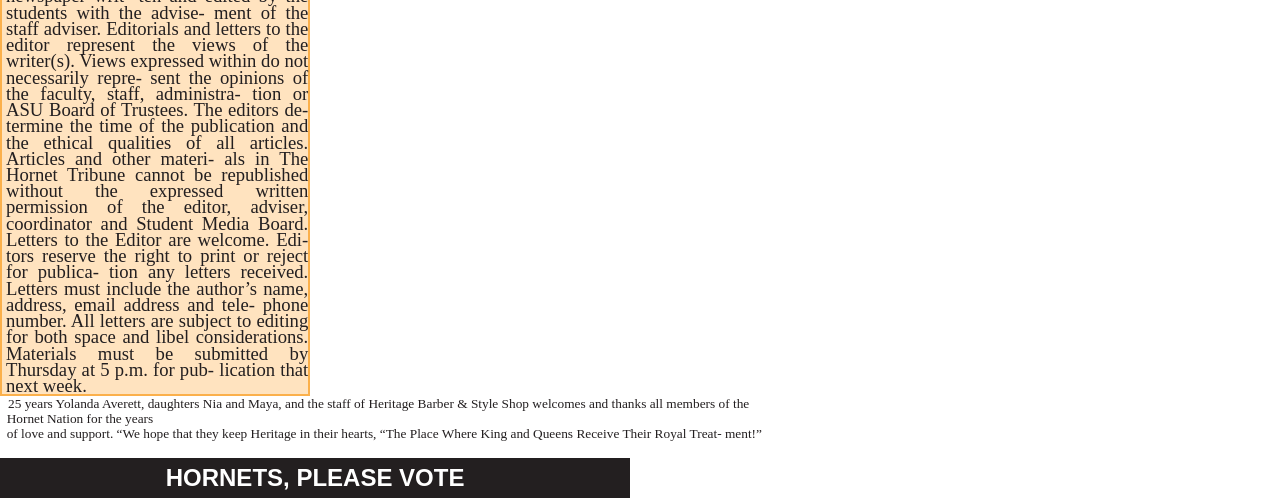
<file: HBShop img/Feb20Articles/Feb. 20, PAGES 11-12.html>
<!DOCTYPE  html PUBLIC "-//W3C//DTD XHTML 1.0 Transitional//EN" "http://www.w3.org/TR/xhtml1/DTD/xhtml1-transitional.dtd">
<html xmlns="http://www.w3.org/1999/xhtml" xml:lang="en" lang="en"><head><meta http-equiv="Content-Type" content="text/html; charset=utf-8"/><title>Feb. 20, PAGES 11-12</title><style type="text/css"> * {margin:0; padding:0; text-indent:0; }
 h4 { color: #90831F; font-family:"Times New Roman", serif; font-style: italic; font-weight: bold; text-decoration: none; font-size: 18pt; }
 h1 { color: #231F20; font-family:"Calisto MT", serif; font-style: normal; font-weight: bold; text-decoration: none; font-size: 71.5pt; }
 .s1 { color: #231F20; font-family:"Century Gothic", sans-serif; font-style: normal; font-weight: bold; text-decoration: none; font-size: 10pt; }
 .s2 { color: #231F20; font-family:Arial, sans-serif; font-style: normal; font-weight: bold; text-decoration: none; font-size: 9pt; }
 .s3 { color: #231F20; font-family:"Times New Roman", serif; font-style: italic; font-weight: bold; text-decoration: none; font-size: 10pt; }
 .s4 { color: #231F20; font-family:"Arial Narrow", sans-serif; font-style: normal; font-weight: bold; text-decoration: none; font-size: 6pt; }
 .s5 { color: #231F20; font-family:Arial, sans-serif; font-style: normal; font-weight: bold; text-decoration: none; font-size: 8pt; }
 h2 { color: #231F20; font-family:"Century Gothic", sans-serif; font-style: normal; font-weight: bold; text-decoration: none; font-size: 34pt; }
 .s6 { color: #231F20; font-family:"Arial Black", sans-serif; font-style: normal; font-weight: normal; text-decoration: none; font-size: 10pt; }
 .s7 { color: #231F20; font-family:"Times New Roman", serif; font-style: normal; font-weight: normal; text-decoration: none; font-size: 8pt; }
 .s8 { color: #231F20; font-family:"Arial Narrow", sans-serif; font-style: normal; font-weight: bold; text-decoration: none; font-size: 8pt; }
 p { color: #231F20; font-family:"Times New Roman", serif; font-style: normal; font-weight: normal; text-decoration: none; font-size: 10pt; margin:0pt; }
 .s9 { color: #231F20; font-family:Tahoma, sans-serif; font-style: normal; font-weight: bold; text-decoration: none; font-size: 8pt; }
 .s10 { color: #231F20; font-family:"Arial Narrow", sans-serif; font-style: normal; font-weight: normal; text-decoration: none; font-size: 10pt; }
 .a, a { color: #231F20; font-family:Arial, sans-serif; font-style: normal; font-weight: bold; text-decoration: none; font-size: 12pt; }
 .s12 { color: #231F20; font-family:"Calisto MT", serif; font-style: normal; font-weight: bold; text-decoration: none; font-size: 12pt; }
 h3 { color: #231F20; font-family:"Century Gothic", sans-serif; font-style: normal; font-weight: bold; text-decoration: none; font-size: 28.5pt; }
 .s13 { color: #231F20; font-family:"Century Gothic", sans-serif; font-style: normal; font-weight: bold; text-decoration: none; font-size: 18pt; }
 .s14 { color: #231F20; font-family:"Arial Narrow", sans-serif; font-style: normal; font-weight: normal; text-decoration: none; font-size: 18pt; }
 .s15 { color: black; font-family:"Times New Roman", serif; font-style: normal; font-weight: normal; text-decoration: none; font-size: 10pt; vertical-align: 4pt; }
 .s16 { color: #231F20; font-family:"Arial Narrow", sans-serif; font-style: normal; font-weight: bold; text-decoration: none; font-size: 6pt; vertical-align: -1pt; }
 .s17 { color: #231F20; font-family:"Arial Black", sans-serif; font-style: normal; font-weight: normal; text-decoration: none; font-size: 21pt; }
 .s18 { color: #231F20; font-family:"Times New Roman", serif; font-style: normal; font-weight: normal; text-decoration: none; font-size: 14pt; }
 .s19 { color: #FFF; font-family:Arial, sans-serif; font-style: normal; font-weight: bold; text-decoration: none; font-size: 18pt; }
</style></head><body><p style="text-indent: 0pt;text-align: left;"><br/></p><p style="padding-left: 6pt;text-indent: 0pt;line-height: 2pt;text-align: left;"><span/></p><h4 style="padding-left: 6pt;text-indent: 0pt;line-height: 13pt;text-align: left;">“We don’t create the news. We just report it.”</h4><h1 style="padding-left: 6pt;text-indent: 0pt;line-height: 77pt;text-align: left;">Hornet Living</h1><p class="s1" style="padding-top: 5pt;padding-left: 20pt;text-indent: 0pt;line-height: 90%;text-align: left;">Student Lifestyles, Health, Cooking, Fitness Human Interest, Travel</p><p class="s2" style="padding-top: 6pt;padding-bottom: 3pt;padding-left: 41pt;text-indent: 0pt;text-align: left;">VOLUME 59, ISSUE 7                                  FEBURARY 20, 2021</p><p style="padding-left: 20pt;text-indent: 0pt;line-height: 5pt;text-align: left;"><span/></p><p class="s3" style="padding-left: 45pt;text-indent: 0pt;text-align: left;">The official student newspaper serving the Alabama State University and Metro-Montgomery communities</p><p style="text-indent: 0pt;text-align: left;"><br/></p><p style="padding-left: 6pt;text-indent: 0pt;text-align: left;"><span/></p><p style="padding-top: 3pt;text-indent: 0pt;text-align: left;"><br/></p><p class="s4" style="text-indent: 0pt;text-align: right;">PHOTO BY OBALOLUWA OLANIRAN/MANAGING EDITOR FOR VISUAL AND MULTIMEDIA</p><p class="s5" style="padding-top: 1pt;padding-left: 6pt;text-indent: 0pt;line-height: 113%;text-align: left;">Heritage Barber and Style Shop has been a staple in the Alabama State University community and the Metro-Montgomery community for 22 years. Started by two Alabama State University alumni, Vladimir Averett and Carlos Vaughn, the shop continues to be a place of gathering from men who desire haircuts and for men who are seeking wisdom.</p><h2 style="padding-left: 5pt;text-indent: 0pt;line-height: 36pt;text-align: left;">Twenty five years and holding, despite a pandemic</h2><p class="s6" style="padding-top: 3pt;padding-left: 6pt;text-indent: 0pt;line-height: 14pt;text-align: center;">BY CAMILLE ZANDERS</p><p class="s7" style="padding-left: 6pt;text-indent: 0pt;line-height: 9pt;text-align: center;">Staff Reporter/Writer</p><p class="s8" style="padding-left: 6pt;text-indent: 0pt;text-align: center;">crenayz@gmail.com@gmail.com</p><p style="padding-top: 5pt;text-indent: 0pt;text-align: left;"><br/></p><p style="padding-left: 5pt;text-indent: 14pt;text-align: justify;">The barbershop holds a special place in the black community for black men. It is a place of brotherhood and fellowship that allows for a person to come in needing a haircut and to leave with years of wisdom.</p><p style="padding-left: 5pt;text-indent: 14pt;text-align: justify;">Vladimir “Boo Man” Av- erett, a 1993 alumnus, works every day to bring that kind of environment, not only to the Alabama State University community but to all people of Montgomery, Ala., with his business Heritage Barber &amp; Style Shop.</p><p style="padding-left: 5pt;text-indent: 14pt;text-align: justify;">Opening in 1995 on Hall Street, Heritage Barber &amp; Style Shop has served count-</p><p style="text-indent: 0pt;text-align: left;"><br/></p><p style="padding-left: 5pt;text-indent: 0pt;text-align: left;"><span/></p><p class="s4" style="padding-top: 1pt;padding-left: 280pt;text-indent: 0pt;text-align: left;">PHOTO BY OBALOLUWA OLANIRAN/MANAGING EDITOR FOR VISUAL AND MULTIMEDIA</p><p class="s5" style="padding-top: 1pt;padding-left: 6pt;text-indent: 0pt;line-height: 109%;text-align: left;">The diverse staff at Heritage Barber and Style Shop consists of 11 barbers ranging from ages 18-70. This age range attracts a diverse <span class="s9">population to the barbershop on a weekly basis as students, alumni as well as the community hears about the services officered.</span></p><p style="padding-top: 5pt;padding-left: 5pt;text-indent: 0pt;text-align: justify;">customer of Heritage since 2008. He shares how promi- nent the Heritage name is upon the ASU student popu- lation.</p><p style="padding-left: 5pt;text-indent: 14pt;text-align: justify;">“I have been sending peo- ple here from my freshman year all the way through my senior year and postgraduate time. A lot of people would come up to me saying, ‘Hey man, I need a fresh cut. Who can I go to?’ I have seen a lot of people come in and out of here, and when they come back they always bring an- other with them.”</p><p style="padding-left: 5pt;text-indent: 14pt;text-align: justify;">“Heritage plays a big role in the ASU community. A lot of people come in here and meet people, make business deals, and just get to know others in the Montgomery area. It is just a good place to</p><p style="padding-left: 5pt;text-indent: 0pt;line-height: 10pt;text-align: justify;">less numbers of people of all</p><p style="padding-left: 5pt;text-indent: 0pt;text-align: justify;">walks of life and has treated each person with the same amount of respect and love. Along with the positive atmo- sphere, Averett’s undeniable skill has established Heritage as the top shop to go to when near the Hornet’s Nest.</p><p style="padding-left: 5pt;text-indent: 14pt;text-align: justify;">Averett originally from Phenix City, Ala., is the son of a barber, the late Melvin Averett. His father played a major role in his develop- ment in the trade, teaching him not only how to cut hair, but also the additional traits</p><p style="padding-left: 5pt;text-indent: 0pt;line-height: 10pt;text-align: justify;">for Montgomery, ASU, and</p><p style="padding-left: 5pt;text-indent: 0pt;text-align: justify;">barbering to create a long lasting business.</p><p style="padding-left: 5pt;text-indent: 14pt;text-align: justify;">“[Vaughn]  was  from Montgomery, and he just taught me so much about the city,” Averett said. “We were like brothers.”</p><p style="padding-left: 5pt;text-indent: 14pt;text-align: justify;">In 1995, Heritage Barber &amp; Styles Shop opened, origi- nally located on the corner of Hall Street and University Drive.</p><p style="padding-left: 5pt;text-indent: 14pt;text-align: justify;">“We wanted to employ other young African Ameri- can men who needed to pro- vide for their families, and</p><p style="padding-left: 5pt;text-indent: 0pt;text-align: left;"><span/></p><p class="s4" style="padding-left: 41pt;text-indent: 0pt;text-align: left;">PHOTO BY OBALOLUWA OLANIRAN/MANAGING EDITOR FOR VISUAL AND MULTIMEDIA</p><p class="s5" style="padding-left: 4pt;text-indent: 0pt;line-height: 113%;text-align: left;">Vladimir Averett co-founder and owner of Heritage, is proud of the ambience that Heritage offers its customers for the past 25 years.</p><p style="padding-left: 5pt;text-indent: 0pt;line-height: 10pt;text-align: justify;">community worked together</p><p style="padding-left: 5pt;text-indent: 0pt;text-align: justify;">with the city of Montgom- ery to bring their dreams into fruition.</p><p style="padding-left: 5pt;text-indent: 14pt;text-align: justify;">Now employing many barbers ranging in age, per- sonalities, and backgrounds, the pair have fulfilled their dreams. Though their diverse staff is their strength, it can also become a challenge as they try to find a common ground between such a wide range of personalities. Con- sidering this is a problem with an easy fix, Averett is grateful that this is the only</p><p style="padding-left: 5pt;text-indent: 0pt;line-height: 10pt;text-align: justify;">learn and talk,” says another</p><p style="padding-left: 5pt;text-indent: 0pt;text-align: justify;">loyal customer of thirteen years.</p><p style="padding-left: 5pt;text-indent: 14pt;text-align: justify;">“It is a landmark in Montgomery,” says Howard Cooper, a 1981 graduate of ASU who has been a client of Heritage since its initial opening. He expresses the re- lationship between the barber shop and the Hornet’s Nest. While showing off the walls full of ASU paraphernalia, he says,</p><p style="padding-left: 5pt;text-indent: 14pt;text-align: justify;">“This is Alabama State’s barbershop. You are not go- ing to see Alabama, you are</p><p style="padding-left: 5pt;text-indent: 0pt;line-height: 10pt;text-align: justify;">for a great barber.</p><p style="padding-left: 5pt;text-indent: 14pt;text-align: justify;">“The first thing he taught us was that the one thing a great barber always does is sweep,” he laughs as he says. These lessons conveyed the idea that though cutting hair is a common skill, it is the details that separate the true barbers from amateurs.</p><p style="padding-left: 5pt;text-indent: 14pt;text-align: justify;">Beginning his barbering career when only 13 years old, Averett has been cutting hair ever since. Wanting to make a lasting impact on his community, Averett, along with his dear friend, the late Carlos Vaughn, an alumnus who he met on campus, de- cided to combine their love</p><p style="padding-left: 5pt;text-indent: 0pt;text-align: justify;">we thought that barbering was the best recession-proof business for that.”</p><p style="padding-left: 5pt;text-indent: 14pt;text-align: justify;">Though they began on the corner of University Drive and Hall Street, the university bought the property to build the John L. Buskey Health Sciences Center. As a way to remedy the sudden move- ment, ASU gave Heritage the opportunity to rent and run their business out of a prop- erty on Harris Way for only</p><p style="padding-left: 5pt;text-indent: 0pt;line-height: 10pt;text-align: justify;">$1.00 a month.</p><p style="padding-left: 5pt;text-indent: 14pt;text-align: justify;">“They told us to just give them a dollar a month until we could get our own location,” he said. “We stayed there for about 18 months, until we got</p><p style="padding-left: 5pt;text-indent: 0pt;text-align: justify;">to where we are now at 1334 Carter Hill Road. We would not be where we are today if ASU had not given us the opportunity and time to build the business. That is why my heart and soul will always be in support of ASU.”</p><p style="padding-left: 5pt;text-indent: 14pt;text-align: justify;">After failing to find an empty standing building, the Heritage team utilized the help of engineer Glenn Mc- Cord who encouraged them to buy land and build a struc- ture of their own. Along with building the shop, the team also worked to rezone the property for commercial use rather than residential.</p><p style="padding-left: 20pt;text-indent: 0pt;line-height: 11pt;text-align: justify;">The biggest challenge,</p><p style="padding-left: 5pt;text-indent: 0pt;text-align: justify;">for then Averett who was 27 and Vaughn who was 29, was being accepted for a business loan to kickstart the reloca- tion process, but because of the time renting space at the Hornet’s Nest the two were able to pay 20% down on the spot. Averett remembers dealing with this phase of his journey.</p><p style="padding-left: 5pt;text-indent: 14pt;text-align: justify;">“You have to be persis- tent,” he said. “You have to be all in, and that is what we were. We were on point, working hard, saving every penny and living on the nick- els.”</p><p style="padding-left: 5pt;text-indent: 14pt;text-align: justify;">Averett, the Heritage staff, McCord, and the ASU</p><p style="padding-left: 20pt;text-indent: -14pt;text-align: justify;">trouble that he has faced. “Once you communicate</p><p style="padding-left: 5pt;text-indent: 0pt;text-align: justify;">you remember that we are all one staff with one aim, one goal, and one mission,” Averett said. “When you get great young men and great older men you cannot be any- thing but successful.”</p><p style="padding-left: 5pt;text-indent: 14pt;text-align: justify;">Throughout its years, Heritage Barber &amp; Style Shop has maintained high esteem among the ASU and Montgomery communities. With a nearly perfect 5 star rating, Heritage is the top shop when in need of a hair- cut in Montgomery.</p><p style="padding-left: 5pt;text-indent: 14pt;text-align: justify;">Adrien Lawhorne, a 2020 graduate of ASU, has been a</p><p style="padding-left: 5pt;text-indent: 0pt;text-align: justify;">not going to see Auburn, but you are going to see those Hornets. Cooper vouches that Heritage is a hub where both the ASU and Montgom- ery communities can come for spirited fellowship. “You know when you come to Her- itage you are going to be well taken care of and respected,” Cooper stresses. “We turn this barbershop up with cul- ture.”</p><p style="padding-left: 5pt;text-indent: 14pt;text-align: justify;">Averett  is  extremely proud of the positive envi- ronment and productive busi- ness that he has created, but is a strong believer that it</p><p class="s10" style="padding-top: 8pt;padding-left: 20pt;text-indent: 0pt;text-align: left;">See <span class="s6">DESPITE </span>on page <span class="s6">12</span></p><p style="padding-top: 7pt;padding-left: 6pt;text-indent: 0pt;text-align: left;"><a href="mailto:CalltheHORNETLIVINGdeskat(334)229-4419oremailtribune2019@gmail.com" class="a" target="_blank">  Call   the   HORNET   LIVING   desk   at   (334)   229-4419   or   email   tribune2019@gmail.com</a><a href="mailto:CalltheHORNETLIVINGdeskat(334)229-4419oremailtribune2019@gmail.com" target="_blank">                    </a></p><p class="s12" style="padding-top: 1pt;padding-left: 41pt;text-indent: 0pt;text-align: left;">Page 12                          HORNET LIVING                         Feb. 20, 2021</p><p style="text-indent: 0pt;text-align: left;"><span/></p><h3 style="padding-top: 1pt;padding-left: 6pt;text-indent: 0pt;text-align: left;">‘Turning point’: Women of color increasingly leading Boston</h3><p style="padding-top: 1pt;padding-left: 20pt;text-indent: 0pt;line-height: 11pt;text-align: left;">BOSTON (AP) — For</p><p style="padding-left: 6pt;text-indent: 0pt;text-align: justify;">the better part of a century, the iconic image of a Boston mayor typically conjured up the figure of James Michael Curley — the real-life Irish- American city boss elected four times as mayor between 1914 and 1946. Think Spen- cer Tracy in “The Last Hur- rah.”</p><p style="padding-left: 6pt;text-indent: 14pt;text-align: justify;">That stereotype may soon be going the way of Boston baked beans and tri-corner hats.</p><p style="padding-left: 6pt;text-indent: 14pt;text-align: justify;">The city is on the cusp of having its first woman and person of color as mayor</p><p style="padding-top: 1pt;padding-left: 5pt;text-indent: 0pt;text-align: justify;">immigrants wrested politi- cal control from the Boston “Brahmin” class in the early part of the last century.</p><p style="padding-left: 5pt;text-indent: 14pt;text-align: justify;">The most recent evolu- tion was foreshadowed in early 2020, when women and minorities first reached a ma- jority on the 13-member city council. Two years earlier, the state elected its first Black woman to Congress, Rep. Ayanna Pressley, another veteran of the Boston City Council.</p><p style="padding-left: 5pt;text-indent: 14pt;text-align: justify;">In retrospect, the trans- formation seems inevitable given that Boston is now a</p><p style="text-indent: 0pt;text-align: left;"><br/></p><p style="padding-left: 5pt;text-indent: 0pt;text-align: left;"><span/></p><p class="s5" style="padding-top: 3pt;padding-left: 5pt;text-indent: 0pt;line-height: 113%;text-align: justify;">In this Sept. 24, 2020 photo, Andrea Campbell, right, speaks with campaign worker Katie Priosco-Buxbaum, left, after Campbell an- nounced that she is a candidate for mayor of Boston in the fall</p><p style="padding-top: 1pt;padding-left: 5pt;text-indent: 14pt;text-align: justify;">“Time  has  presented us with this opportunity,” George said. “Representation matters and it’s important for residents of the city of Boston to see a reflection of them- selves in leadership.”</p><p style="padding-left: 5pt;text-indent: 14pt;text-align: justify;">George, who graduated from Boston University and earned a master’s from the University of Massachusetts- Boston said the city needs to nurture its economic base and neighborhood businesses if it wants to address issues like education and affordable housing.</p><p style="padding-left: 20pt;text-indent: 0pt;line-height: 11pt;text-align: justify;">The candidates are stock-</p><p style="padding-top: 1pt;padding-left: 5pt;text-indent: 0pt;text-align: justify;">defeated then-City Councilor Tito Jackson, a Black man, to win reelection.</p><p style="padding-left: 5pt;text-indent: 14pt;text-align: justify;">Boston has undergone earlier seismic political trem- ors.</p><p style="padding-left: 5pt;text-indent: 14pt;text-align: justify;">In the early 1900s, newly arrived immigrants, particu- larly Irish Catholics, threat- ened the grip Protestants dubbed “Boston Brahmins” had had on the city for gen- erations, hoping to see them- selves reflected in City Hall, said Boston College history professor James O’Toole.</p><p style="padding-left: 5pt;text-indent: 14pt;text-align: justify;">“It’s the same kind of basis for the political change</p><p style="padding-left: 6pt;text-indent: 0pt;line-height: 10pt;text-align: justify;">when current Mayor Marty</p><p style="padding-left: 6pt;text-indent: 0pt;text-align: justify;">Walsh becomes President Joe Biden’s labor secretary. Walsh is the latest in a string of largely Irish-American (and one Italian-American) mayors — all men — going back the better part of a cen- tury.</p><p style="padding-left: 6pt;text-indent: 14pt;text-align: justify;">When Walsh leaves, the mayor’s office for the first time will go on an interim basis to a Black woman: Kim Janey, the 57-year-old president of the Boston City Council. An election this fall will be held to fill the job on a more permanent basis; Janey hasn’t said if she’ll run, but the three declared mayoral candidates are also women of color.</p><p style="padding-left: 6pt;text-indent: 14pt;text-align: justify;">In some ways, the Boston of 2021 is unrecognizable from the city of just a few decades ago — with hard- scrabble neighborhoods that once beckoned working-class immigrants now offering oa- ses for the well-off.</p><p style="padding-left: 6pt;text-indent: 14pt;text-align: justify;">The political shift mir- rors what happened when the city’s surging tide of Irish</p><p style="padding-left: 5pt;text-indent: 0pt;line-height: 10pt;text-align: justify;">“majority minority” city with</p><p style="padding-left: 5pt;text-indent: 0pt;text-align: justify;">white (non-Hispanic) people comprising roughly 46% of the population, compared to 25% Black or African-Amer- ican, 20% Hispanic or Latino and 10% Asian. As recently as 1970, white people ac- counted for about 80% of the city’s population.</p><p style="padding-left: 5pt;text-indent: 14pt;text-align: right;">The three mayoral candi- dates are all Democrats and current city councilors: Mi- chelle Wu, Andrea Campbell and Annissa Essaibi George. For Campbell, born and raised in Boston, the inequal- ities that have divided the city for generations have been re-</p><p style="padding-left: 5pt;text-indent: 0pt;line-height: 11pt;text-align: justify;">flected in her own family.</p><p style="padding-left: 5pt;text-indent: 14pt;text-align: justify;">Campbell attended the prestigious Boston  Latin public school and went on to graduate from Princeton University and UCLA Law School. Her twin brother An- dre struggled, dying in state custody at 29 after spending time in correctional facilities and hospitals.</p><p style="padding-left: 5pt;text-indent: 14pt;text-align: justify;">“There are systems that served me well but failed him and continue to fail thou-</p><p style="padding-left: 5pt;text-indent: 0pt;line-height: 10pt;text-align: justify;">sands of Bostonians today,”</p><p style="padding-left: 5pt;text-indent: 0pt;text-align: justify;">said Campbell, 38. “We need a candidate who not only un- derstands these inequities but has lived them.”</p><p style="padding-left: 5pt;text-indent: 14pt;text-align: justify;">The coronavirus pan- demic, housing, schools and the ongoing opioid addiction crisis are just some of the challenges facing the city that require new leadership, ac- cording to Campbell.</p><p style="padding-left: 5pt;text-indent: 14pt;text-align: justify;">“The city is changing because voters and residents are stepping up. The demo- graphics continue to change. We are majority women and people of color,” she said. “Boston is not just ‘Good Will Hunting’ and ‘The De- parted.’”</p><p style="padding-left: 5pt;text-indent: 14pt;text-align: justify;">Wu, who is the first Asian American woman to serve on the council, said when she ran for city council in 2013, she hoped to double the num- ber of women councilors from one to two — the other being Pressley.</p><p style="padding-left: 5pt;text-indent: 14pt;text-align: justify;">“We’ve seen a rapid transformation of Boston pol- itics,” said Wu, 36. “It’s not just that more candidates are</p><p style="padding-left: 5pt;text-indent: 0pt;line-height: 10pt;text-align: justify;">raising their hands to run for</p><p style="padding-left: 5pt;text-indent: 0pt;text-align: justify;">office. It’s also that the politi- cal ecosystem has completely changed.”</p><p style="padding-left: 5pt;text-indent: 14pt;text-align: justify;">Wu, who was born in Il- linois and moved to Boston to attend Harvard University and Harvard Law School, said the pandemic has ex- posed the city’s divides. She said those rifts run though the Boston’s public schools, health care system and a stub- born wealth gap.</p><p style="padding-left: 5pt;text-indent: 14pt;text-align: justify;">“We’re still in the midst of multiple interconnected crises,” she said. “Boston is at a turning point.”</p><p style="padding-left: 5pt;text-indent: 14pt;text-align: justify;">George, 47, is the daugh- ter of two immigrants who settled in the city. Her mother was born in Poland and her father was an Arab Muslim who emigrated from Tuni- sia. George, who identifies as Arab-American, was born in Boston, grew up in the city’s Dorchester area, taught at a high school in its East Bos- ton neighborhood, and owns a yarn shop.</p><p style="padding-left: 5pt;text-indent: 14pt;text-align: justify;">She, too, sees the mayoral election as pivotal.</p><p style="padding-left: 5pt;text-indent: 0pt;line-height: 10pt;text-align: justify;">piling funds. Campbell ended</p><p style="padding-left: 5pt;text-indent: 0pt;text-align: justify;">January with $743,000 in her campaign account, nearly the same as Wu, who reported</p><p style="padding-left: 5pt;text-indent: 0pt;line-height: 11pt;text-align: left;">$742,000. George reported</p><p style="padding-left: 5pt;text-indent: 0pt;line-height: 11pt;text-align: left;">$152,000.</p><p style="padding-left: 5pt;text-indent: 14pt;text-align: justify;">Democratic state Rep. Jon Santiago, who is Latino, formally entered the race on Tuesday, and John Barros, the city’s chief of economic development, who is Black, is said to be mulling a run.</p><p style="padding-left: 5pt;text-indent: 14pt;text-align: justify;">Black political activ- ists have launched an initia- tive — dubbed WAKANDA</p><p style="padding-left: 5pt;text-indent: 0pt;text-align: justify;">II — aimed at coalescing around a single Black candi- date for mayor, according to The Boston Globe. The name is in part a reference to a fic- tional African kingdom in the “Black Panther” movie.</p><p style="padding-left: 5pt;text-indent: 14pt;text-align: justify;">It’s not the first time a mi- nority candidate has attempt- ed a high-profile campaign for mayor.</p><p style="padding-left: 5pt;text-indent: 14pt;text-align: justify;">In 1983, Black commu- nity activist and former state Rep. Mel King launched a bid for mayor, losing to Ray Flynn, an Irish-American city councilor. In 2017, Walsh</p><p style="padding-left: 5pt;text-indent: 0pt;line-height: 10pt;text-align: justify;">that has been going on in</p><p style="padding-left: 5pt;text-indent: 0pt;text-align: justify;">Boston for the last several de- cades,” according to O’Toole, who said the real turning point was the 1905 election of John Francis “Honey Fitz” Fitzgerald as mayor.</p><p style="padding-left: 5pt;text-indent: 14pt;text-align: justify;">Fitzgerald, the grandfa- ther of President John F. Ken- nedy, wasn’t the first Boston mayor with Irish roots. But while earlier Irish politicians modeled themselves after the Brahmins, Fitzgerald was a former ward boss familiar with bare-knuckled politics.</p><p style="padding-left: 5pt;text-indent: 14pt;text-align: justify;">The caricature of the streetwise Irish Boston mayor was born — one that would capture the public’s imagi- nation in the larger-than-life figure of Curley, the inspira- tion for “The Last Hurrah.”</p><p style="padding-left: 20pt;text-indent: 0pt;line-height: 11pt;text-align: justify;">But that was then.</p><p style="padding-left: 5pt;text-indent: 14pt;text-align: justify;">“The place is changing, and I think it would be great for the city. It would be great to have a woman of color as mayor,” said Robert Savage, interim director of the Irish Studies Program at Bos- ton College. “Why not? It’s about time.”</p><p class="s13" style="padding-top: 4pt;padding-left: 6pt;text-indent: 0pt;text-align: left;">Despite: <span class="s14">“It gives us the opportunity as a shop to give back to the next generation, to be exposed to the next</span></p><p class="s3" style="padding-top: 6pt;padding-left: 6pt;text-indent: 0pt;text-align: justify;">Continued from Page 11</p><p style="padding-top: 9pt;padding-left: 6pt;text-indent: 0pt;text-align: justify;">would not have been possible without his equally skilled and dedicated staff.</p><p style="padding-left: 6pt;text-indent: 14pt;text-align: justify;">“I might be the owner but I have hired great young men. These are amazing in- dividuals who have taken my ideas and combined them with their own.” he said. “I just like for people to see the kind of great environment that we have. We have eleven guys, from 18 to 70 working</p><p style="padding-top: 5pt;padding-left: 5pt;text-indent: 0pt;text-align: justify;">were back then when we first started, we could not imagine getting this far and being this successful.”</p><p style="padding-left: 5pt;text-indent: 14pt;text-align: justify;">To Fortenberry, Heritage is more than a barbershop, but instead a place of mentor- ship.</p><p style="padding-left: 5pt;text-indent: 14pt;text-align: justify;">“It gives us the opportu- nity as a shop to give back to the next generation, to be exposed to the next gen- eration of students,” he said. “Sometimes we stumble on conversations that enlighten</p><p style="text-indent: 0pt;text-align: left;"><br/></p><p class="s15" style="padding-left: 5pt;text-indent: 0pt;text-align: left;"><span/>	<span/></p><p class="s16" style="padding-left: 40pt;text-indent: 0pt;text-align: left;">PHOTO BY OBALOLUWA OLANIRAN/MANAGING EDITOR FOR VISUAL AND MULTIMEDIA      <span class="s4">PHOTO BY OBALOLUWA OLANIRAN/MANAGING EDITOR FOR VISUAL AND MULTIMEDIA</span></p><p style="padding-left: 6pt;text-indent: 0pt;text-align: justify;">together in the community. You do not see that often.” Some barbers that he espe- cially cherishes are Isaiah Pinkston, Kirby Fortenberry, and LeRoy Huffman, also known as “The Godfather” who has been cutting hair for over 50 years.</p><p style="padding-left: 6pt;text-indent: 14pt;text-align: justify;">Isaiah Pinkston, a 1999 ASU alumnus, has been a part of the Heritage family since the very start.</p><p style="padding-left: 6pt;text-indent: 14pt;text-align: justify;">“It is great to see the growth and development of the barber shop compared to its beginning. It shows what hard work, dedication, and motivation can do.”</p><p style="padding-left: 20pt;text-indent: 0pt;line-height: 11pt;text-align: justify;">Over his many years he</p><p style="padding-left: 5pt;text-indent: 0pt;text-align: justify;">students on how you can navigate through the environ- ment that we are in, the life of Hornet Nation, and the his- tory that the ASU community holds.”</p><p style="padding-left: 5pt;text-indent: 14pt;text-align: justify;">Leroy “The Godfather” Huffman was the owner of University Barber &amp; Style Shop, a business located adjacent to the campus that provided Averett his first job as a barber. Though he now works at Heritage, Huffman remembers his time training Averett fondly.</p><p style="padding-left: 5pt;text-indent: 14pt;text-align: justify;">“I have taught and raised about 40 to 50 barbers in this city,” Huffman said. “If I had to have one for a son, [Aver-</p><p class="s5" style="padding-bottom: 2pt;padding-left: 5pt;text-indent: 0pt;line-height: 109%;text-align: left;">Will Milner, one of the barbers at Heritage shapes up this young <span class="s9">man’s beard. Milner is 23 year-old who originates from Millbrook.</span></p><p style="padding-left: 5pt;text-indent: 0pt;text-align: left;"><span/></p><p class="s4" style="padding-left: 40pt;text-indent: 0pt;text-align: left;">PHOTO BY OBALOLUWA OLANIRAN/MANAGING EDITOR FOR VISUAL AND MULTIMEDIA</p><p class="s5" style="padding-left: 5pt;text-indent: 0pt;line-height: 113%;text-align: left;">Kenyatte Hassell, one of the veteran barbers at Heritage Barber and Style Shop, also enjoys his clients as well as the atmosphere.</p><p class="s5" style="padding-bottom: 3pt;padding-left: 6pt;text-indent: 0pt;line-height: 113%;text-align: left;">Darrius Allison, an 18 year-old freshman who attends ASU is able to earn extra money as he works at Heritage as a barber.</p><p style="padding-left: 5pt;text-indent: 0pt;text-align: left;"><span/></p><p class="s4" style="padding-top: 1pt;padding-left: 41pt;text-indent: 0pt;text-align: left;">PHOTO BY OBALOLUWA OLANIRAN/MANAGING EDITOR FOR VISUAL AND MULTIMEDIA</p><p class="s5" style="padding-left: 6pt;text-indent: 0pt;line-height: 113%;text-align: left;">Davin Watts, a 19 year-old sophomore who attends ASU, has al- ready built a clientele at Heritage Barber and Style Shop.</p><p style="padding-left: 6pt;text-indent: 0pt;line-height: 10pt;text-align: justify;">has also been able to see the</p><p style="padding-left: 6pt;text-indent: 0pt;text-align: justify;">appreciative relationship be- tween Heritage and the Hor- net community.</p><p style="padding-left: 6pt;text-indent: 14pt;text-align: justify;">“A lot of ASU alumni cli- entele come in so, especially with us being alumni, the connection is strong … ASU has embraced Heritage, as well as the other way around, so it is almost as if it is just one community.”</p><p style="padding-left: 6pt;text-indent: 14pt;text-align: justify;">Barber and 1996 ASU alumnus, Kirby Fortenberry, has also been there from its initial years. “It has been quite fascinating watching it grow. Compared to where we are now, and where we</p><p style="padding-left: 5pt;text-indent: 0pt;line-height: 10pt;text-align: justify;">ett] is the one I would like to</p><p style="padding-left: 5pt;text-indent: 0pt;line-height: 11pt;text-align: justify;">have as my boy.”</p><p style="padding-left: 5pt;text-indent: 14pt;text-align: justify;">He claims that Averett is the root of Heritage’s heart- ened atmosphere, culture, and success.</p><p style="padding-left: 5pt;text-indent: 14pt;text-align: justify;">“[Averett] would train kids, students, and adults that wanted to be barbers, some- times he would even pay for their tools,” explains Huff- man. “That leader mentality is what I had in myself, so when I saw it in him it was like a dream come true.”</p><p style="padding-left: 5pt;text-indent: 14pt;text-align: justify;">Averett, along with the entire Heritage staff, are all also thankful for the relation- ship that Heritage Barber &amp;</p><p style="padding-left: 5pt;text-indent: 0pt;line-height: 10pt;text-align: justify;">Styles Shop has created with</p><p style="padding-left: 5pt;text-indent: 0pt;line-height: 11pt;text-align: justify;">the Hornet Nation.</p><p style="padding-left: 5pt;text-indent: 14pt;text-align: justify;">Kenyatte Hassell, who began barbering at Heritage in 2005, attests that their growth would mean nothing without the support of the ASU community.</p><p style="padding-left: 5pt;text-indent: 14pt;text-align: justify;">“It really is great for us being right beside campus, our clientele will steadily grow,” he said. As long as the university is here, we will be here!”</p><p style="padding-left: 5pt;text-indent: 14pt;text-align: justify;">“If it were not for ASU, there would not be a Vladi- mir. That is how much it means to me.” Thankful for the love and support that</p><p style="padding-left: 5pt;text-indent: 0pt;line-height: 10pt;text-align: justify;">ASU has given him, Averett</p><p style="padding-left: 5pt;text-indent: 0pt;text-align: justify;">has made sure to give that same love back one haircut at a time.</p><p style="padding-left: 5pt;text-indent: 14pt;text-align: justify;">“The most rewarding thing is when someone comes in having a rough day, and when they leave out they not only have a nice haircut but also their spirit is lifted,” he said. “It is not about money at the end of the day. It is about service.”</p><p style="padding-left: 5pt;text-indent: 14pt;text-align: justify;">Business wise, the Hor- net community holds more weight than any average cli- ent. “It is just like family.” Averett says, “It is not al- ways perfect, but it is always</p><p style="padding-left: 6pt;text-indent: 0pt;line-height: 10pt;text-align: left;">there.”</p><p style="padding-left: 20pt;text-indent: 0pt;line-height: 11pt;text-align: justify;">Averett, his wife of</p><div class="textbox" style="background:#FFE3BF;border:2.0pt solid #FBB04B;display:block;min-height:321.3pt;width:229.7pt;"><p class="s17" style="padding-top: 1pt;padding-left: 3pt;text-indent: 0pt;text-align: justify;">LETTERS TO THE EDITOR</p><p class="s18" style="padding-top: 4pt;padding-left: 3pt;text-indent: 0pt;line-height: 87%;text-align: justify;">The Hornet Tribune is a weekly newspaper writ- ten and edited by the students with the advise- ment of the staff adviser. Editorials and letters to the editor represent the views of the writer(s). Views expressed within do not necessarily repre- sent the opinions of the faculty, staff, administra- tion or ASU Board of Trustees. The editors de- termine the time of the publication and the ethical qualities of all articles. Articles and other materi- als in The Hornet Tribune cannot be republished without the expressed written permission of the editor, adviser, coordinator and Student Media Board. Letters to the Editor are welcome. Edi- tors reserve the right to print or reject for publica- tion any letters received. Letters must include the author’s name, address, email address and tele- phone number. All letters are subject to editing for both space and libel considerations. Materials must be submitted by Thursday at 5 p.m. for pub- lication that next week.</p></div><p style="text-indent: 0pt;text-align: left;"/><p style="padding-left: 6pt;text-indent: 0pt;text-align: justify;">25 years Yolanda Averett, daughters Nia and Maya, and the staff of Heritage Barber &amp; Style Shop welcomes and thanks all members of the</p><p style="padding-left: 5pt;text-indent: 0pt;line-height: 10pt;text-align: justify;">Hornet Nation for the years</p><p style="padding-left: 5pt;text-indent: 0pt;text-align: justify;">of love and support. “We hope that they keep Heritage in their hearts, “The Place Where King and Queens Receive Their Royal Treat- ment!”</p><p style="text-indent: 0pt;text-align: left;"><br/></p><p style="padding-left: 6pt;text-indent: 0pt;text-align: left;"><span/></p><div class="textbox" style="background:#231F20;border:2.0pt solid #231F20;display:block;min-height:27.6pt;width:469.6pt;"><p class="s19" style="padding-top: 3pt;text-indent: 0pt;text-align: center;">HORNETS, PLEASE VOTE</p></div><p style="padding-left: 6pt;text-indent: 0pt;text-align: left;"/></body></html>
</file>
<file: css/style.css>
:root {
    --bg: #0f1115;
    --bg-alt: #171a22;
    --card: #1f2430;
    --text: #f3f5f7;
    --muted: #b5beca;
    --gold: #d5b981;
    --gold-dark: #b79a63;
    --border: rgba(255, 255, 255, 0.08);
}

* {
    box-sizing: border-box;
}

html {
    scroll-behavior: smooth;
}

body {
    margin: 0;
    font-family: "Open Sans", sans-serif;
    background: var(--bg);
    color: var(--text);
    line-height: 1.6;
}

a {
    color: var(--gold);
}

a:hover {
    color: #f0d7a6;
    text-decoration: none;
}

.top-strip {
    background: #080a0d;
    font-size: 14px;
    padding: 10px 0;
    border-bottom: 1px solid var(--border);
}

.top-strip p {
    color: var(--muted);
}

.top-strip a {
    color: var(--text);
}

.main-nav {
    background: rgba(8, 10, 13, 0.94);
    border-bottom: 1px solid var(--border);
    position: sticky;
    top: 0;
    z-index: 1000;
}

.navbar-brand {
    font-size: 1.35rem;
    font-weight: 700;
}

.navbar-brand span {
    color: var(--gold);
}

.navbar-dark .navbar-nav .nav-link {
    color: rgba(255, 255, 255, 0.86);
    font-weight: 600;
    margin: 0 3px;
}

.navbar-dark .navbar-nav .nav-link.active,
.navbar-dark .navbar-nav .nav-link:hover {
    color: var(--gold);
}

.btn-gold {
    background: var(--gold);
    color: #111;
    border: 0;
    font-weight: 700;
    border-radius: 8px;
    padding: 10px 18px;
    transition: transform 0.2s ease, box-shadow 0.2s ease, background 0.2s ease;
}

.btn-gold:hover {
    background: var(--gold-dark);
    color: #fff;
    transform: translateY(-2px);
    box-shadow: 0 10px 20px rgba(0, 0, 0, 0.35);
}

.hero {
    position: relative;
    min-height: 88vh;
    display: flex;
    align-items: flex-end;
    justify-content: center;
    background-image: url("../HBShop img/Booman Homepage background.jpg");
    background-position: center 18%;
    background-size: cover;
    padding: 0 0 2.5rem;
}

.hero-overlay {
    position: absolute;
    inset: 0;
    background: linear-gradient(
        to bottom,
        rgba(0, 0, 0, 0.28) 0%,
        rgba(0, 0, 0, 0.18) 42%,
        rgba(0, 0, 0, 0.72) 88%,
        rgba(0, 0, 0, 0.82) 100%
    );
    pointer-events: none;
}

.hero-content {
    position: relative;
    z-index: 2;
    width: 100%;
    max-width: 760px;
    margin: 0 auto;
    padding: 1.25rem 15px 2rem;
    text-align: center;
}

.hero h1 {
    font-size: clamp(2rem, 4vw, 3.4rem);
    font-weight: 800;
    margin-bottom: 15px;
}

.hero p {
    color: #e3e7ee;
    margin-bottom: 22px;
    margin-left: auto;
    margin-right: auto;
    max-width: 36rem;
}

.hero-actions {
    display: flex;
    flex-wrap: wrap;
    justify-content: center;
    align-items: center;
    gap: 10px 12px;
}

.hero-actions .btn {
    margin-right: 0;
    margin-bottom: 0;
}

.hero-badges {
    display: flex;
    flex-wrap: wrap;
    justify-content: center;
    align-items: center;
    gap: 8px 1.25rem;
    margin-top: 0.5rem;
}

.hero-badges span {
    display: inline-flex;
    align-items: center;
    gap: 0.35rem;
    margin: 8px 0 0;
    color: #e6ebf2;
    font-size: 14px;
}

.section {
    padding: 80px 0;
}

.reveal {
    opacity: 0;
    transform: translateY(28px);
    transition: opacity 0.7s ease, transform 0.7s ease;
    will-change: opacity, transform;
}

.reveal.in-view {
    opacity: 1;
    transform: translateY(0);
}

.reveal.slide-left {
    transform: translateX(-42px);
}

.reveal.slide-right {
    transform: translateX(42px);
}

.reveal.slide-left.in-view,
.reveal.slide-right.in-view {
    transform: translateX(0);
}

.section-alt {
    background: var(--bg-alt);
}

.section-dark {
    background: #0b0d12;
}

.section-heading {
    text-align: center;
    margin-bottom: 40px;
}

.section-heading h2 {
    font-size: clamp(1.6rem, 3vw, 2.4rem);
    margin-bottom: 10px;
}

.section-heading p {
    color: var(--muted);
    max-width: 650px;
    margin: 0 auto;
}

.stats {
    padding-top: 45px;
    padding-bottom: 35px;
    border-bottom: 1px solid var(--border);
}

.trust-strip {
    padding-top: 20px;
    padding-bottom: 60px;
}

.trust-item {
    height: 100%;
    display: flex;
    align-items: flex-start;
    gap: 14px;
    padding: 18px;
    border: 1px solid var(--border);
    border-radius: 12px;
    background: var(--card);
}

.trust-item i {
    margin-top: 4px;
    font-size: 18px;
    color: var(--gold);
}

.trust-item h3 {
    font-size: 1.02rem;
    margin-bottom: 6px;
}

.trust-item p {
    color: var(--muted);
    margin: 0;
    font-size: 0.94rem;
}

.stat-item h3 {
    color: var(--gold);
    font-size: 2rem;
    font-weight: 800;
}

.stat-item p {
    color: var(--muted);
    margin-bottom: 20px;
}

.service-card,
.barber-card {
    border: 1px solid var(--border);
    background: var(--card);
    color: var(--text);
    height: 100%;
    border-radius: 14px;
    transition: transform 0.25s ease, box-shadow 0.25s ease;
}

.service-card:hover,
.barber-card:hover {
    transform: translateY(-8px);
    box-shadow: 0 16px 32px rgba(0, 0, 0, 0.35);
}

.service-card,
.barber-card,
.review-card,
.article-card,
.contact-card {
    position: relative;
    overflow: hidden;
}

.service-card::before,
.barber-card::before,
.review-card::before,
.article-card::before {
    content: "";
    position: absolute;
    top: -120%;
    left: -120%;
    width: 130%;
    height: 260%;
    transform: rotate(24deg);
    background: linear-gradient(90deg, transparent, rgba(255, 255, 255, 0.08), transparent);
    transition: left 0.7s ease, top 0.7s ease;
    pointer-events: none;
}

.service-card:hover::before,
.barber-card:hover::before,
.review-card:hover::before,
.article-card:hover::before {
    left: 120%;
    top: 120%;
}

.service-card h3,
.barber-card h3 {
    font-size: 1.2rem;
    margin-bottom: 10px;
}

.service-card p,
.barber-card p {
    color: var(--muted);
}

.service-meta {
    display: flex;
    justify-content: space-between;
    margin-top: 14px;
    font-weight: 700;
}

.service-meta strong {
    color: var(--gold);
}

.barber-card img {
    height: 300px;
    object-fit: cover;
    object-position: center 25%;
    border-top-left-radius: 14px;
    border-top-right-radius: 14px;
}

.barber-img-kenyatte {
    object-position: center 18%;
}

.muted {
    color: var(--gold) !important;
    font-weight: 600;
}

.booking-form {
    max-width: 900px;
    margin: 0 auto;
    background: #121722;
    border: 1px solid var(--border);
    border-radius: 14px;
    padding: 28px;
}

.booking-form label {
    font-weight: 600;
    font-size: 14px;
}

.booking-form .form-control {
    background: #0e131d;
    border: 1px solid rgba(255, 255, 255, 0.14);
    color: #fff;
    border-radius: 8px;
    height: 46px;
}

.booking-form textarea.form-control {
    height: auto;
}

.booking-form .form-control:focus {
    border-color: var(--gold);
    box-shadow: none;
}

.btn-filter {
    color: var(--text);
    border: 1px solid var(--border);
    margin: 0 6px 10px;
    border-radius: 999px;
}

.btn-filter.active,
.btn-filter:hover {
    background: var(--gold);
    color: #111;
    border-color: var(--gold);
}

.gallery-item img {
    width: 100%;
    height: 240px;
    object-fit: cover;
    border-radius: 12px;
    border: 1px solid var(--border);
}

.gallery-item.hidden {
    display: none;
}

.review-card {
    height: 100%;
    background: var(--card);
    border: 1px solid var(--border);
    border-radius: 14px;
    padding: 24px;
    transition: transform 0.25s ease, box-shadow 0.25s ease;
}

.review-card:hover {
    transform: translateY(-8px);
    box-shadow: 0 16px 32px rgba(0, 0, 0, 0.35);
}

.review-card p {
    color: var(--muted);
}

.review-card h4 {
    margin-top: 14px;
    margin-bottom: 4px;
    font-size: 1rem;
}

.review-card span {
    color: var(--gold);
    font-weight: 700;
}

.article-card {
    height: 100%;
    background: var(--card);
    border: 1px solid var(--border);
    border-radius: 14px;
    overflow: hidden;
    transition: transform 0.25s ease, box-shadow 0.25s ease;
}

.article-card:hover {
    transform: translateY(-8px);
    box-shadow: 0 16px 32px rgba(0, 0, 0, 0.35);
}

.article-card img {
    width: 100%;
    height: 240px;
    object-fit: cover;
}

.article-body {
    padding: 20px;
}

.article-body h3 {
    font-size: 1.15rem;
    margin-bottom: 10px;
}

.article-body p {
    color: var(--muted);
    margin-bottom: 12px;
}

.article-links a {
    display: inline-block;
    margin-right: 16px;
    margin-bottom: 8px;
    font-weight: 700;
    color: var(--gold);
}

.article-links a:hover {
    color: #f0d7a6;
}

.faq-list {
    max-width: 850px;
    margin: 0 auto;
}

.faq-item {
    width: 100%;
    border: 1px solid var(--border);
    background: var(--card);
    color: var(--text);
    border-radius: 10px;
    text-align: left;
    padding: 16px 18px;
    margin-bottom: 8px;
    display: flex;
    justify-content: space-between;
    align-items: center;
    font-weight: 600;
    transition: transform 0.2s ease, border-color 0.2s ease, background 0.2s ease;
}

.faq-item:hover {
    transform: translateX(6px);
    border-color: rgba(213, 185, 129, 0.45);
    background: #232a38;
}

.faq-item.open {
    border-bottom-left-radius: 0;
    border-bottom-right-radius: 0;
}

.faq-answer {
    max-height: 0;
    overflow: hidden;
    background: #121722;
    border: 1px solid var(--border);
    border-top: 0;
    border-bottom-left-radius: 10px;
    border-bottom-right-radius: 10px;
    margin-top: -8px;
    margin-bottom: 12px;
    transition: max-height 0.28s ease;
}

.faq-answer p {
    color: var(--muted);
    margin: 0;
    padding: 16px 18px;
}

.contact-card {
    background: var(--card);
    border: 1px solid var(--border);
    border-radius: 14px;
    padding: 24px;
    height: 100%;
    transition: transform 0.25s ease, box-shadow 0.25s ease;
}

.contact-card:hover {
    transform: translateY(-6px);
    box-shadow: 0 14px 28px rgba(0, 0, 0, 0.3);
}

.contact-card ul {
    list-style: none;
    padding: 0;
    margin: 0 0 18px;
}

.contact-card li,
.contact-card p {
    color: var(--muted);
    margin-bottom: 8px;
}

.map-wrap iframe {
    width: 100%;
    min-height: 330px;
    border: 0;
    border-radius: 14px;
}

.site-footer {
    border-top: 1px solid var(--border);
    padding: 24px 0;
    background: #080a0d;
}

.site-footer p {
    color: var(--muted);
}

.footer-social a {
    color: var(--text);
    margin-left: 12px;
    font-size: 18px;
}

.footer-social a:hover {
    color: var(--gold);
}

.back-to-top {
    position: fixed;
    right: 18px;
    bottom: 18px;
    width: 44px;
    height: 44px;
    border-radius: 50%;
    border: 0;
    background: var(--gold);
    color: #111;
    display: none;
    z-index: 1100;
}

.back-to-top:hover {
    background: var(--gold-dark);
    color: #fff;
}

.mobile-book-cta {
    display: none;
}

@media (max-width: 991px) {
    .main-nav {
        position: static;
    }

    .navbar .btn-gold {
        margin-top: 12px;
    }
}

@media (max-width: 767px) {
    .top-strip {
        font-size: 12px;
    }

    .hero {
        min-height: 82vh;
        background-position: center 12%;
        padding-bottom: 1.75rem;
    }

    .hero-content {
        padding: 1rem 15px 1.5rem;
    }

    .gallery-item img {
        height: 175px;
    }

    .booking-form {
        padding: 20px;
    }

    .mobile-book-cta {
        position: fixed;
        left: 14px;
        right: 14px;
        bottom: 14px;
        z-index: 1095;
        display: inline-flex;
        justify-content: center;
        align-items: center;
        gap: 8px;
        padding: 12px 16px;
        border-radius: 999px;
        background: var(--gold);
        color: #111;
        font-weight: 800;
        border: 1px solid rgba(0, 0, 0, 0.08);
        box-shadow: 0 14px 26px rgba(0, 0, 0, 0.4);
    }

    .mobile-book-cta:hover {
        color: #111;
        background: var(--gold-dark);
    }

    .back-to-top {
        bottom: 74px;
    }
}

@media (prefers-reduced-motion: reduce) {
    .reveal,
    .reveal.in-view,
    .service-card,
    .barber-card,
    .review-card,
    .article-card,
    .contact-card,
    .faq-item {
        transition: none !important;
        transform: none !important;
    }
}
</file>
